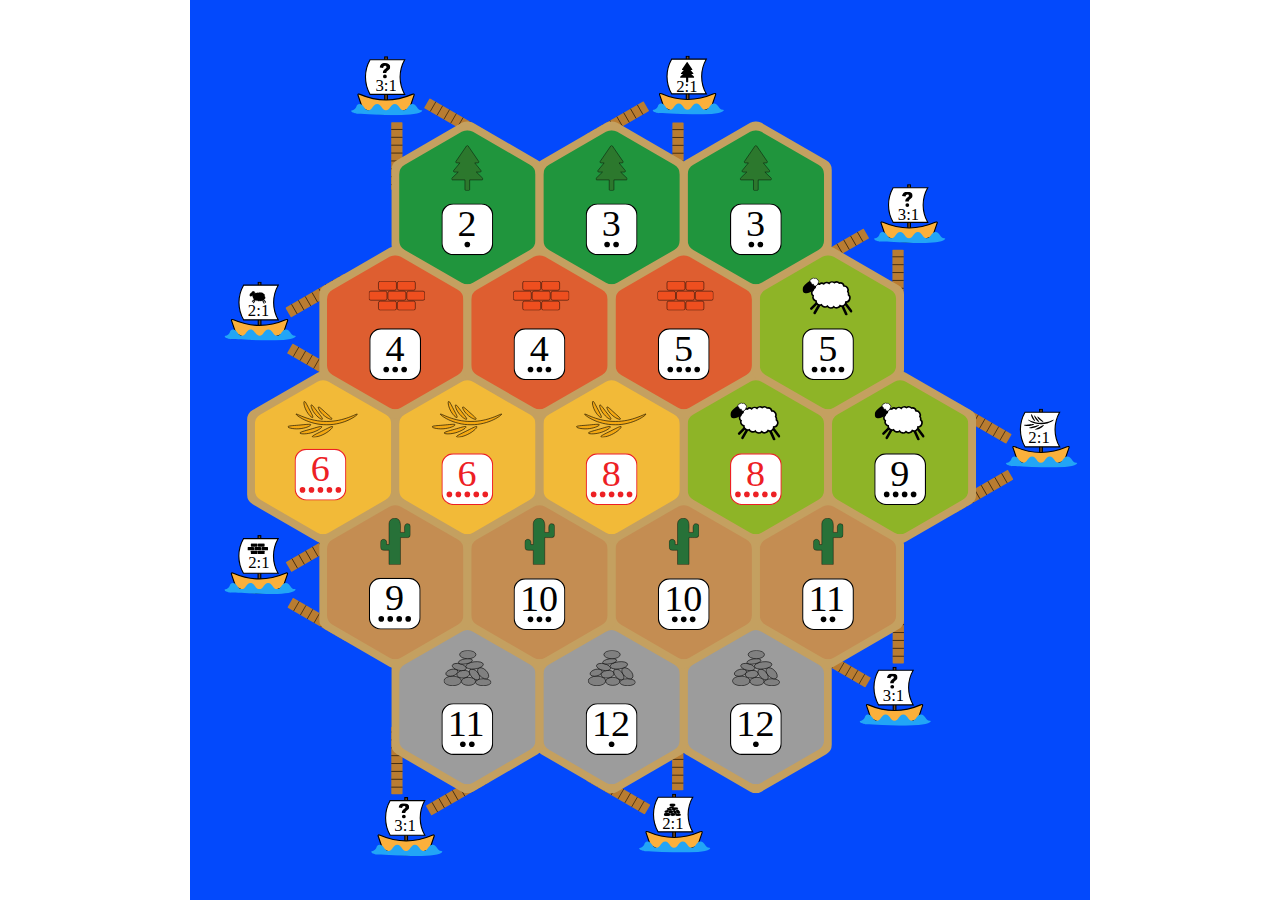
<file: client/svg_test.html>
<!DOCTYPE html>
<html lang="en" dir="ltr">

<head>
    <meta charset="utf-8">
    <title></title>
    <style>
        svg {
            display: block;
            margin-left: auto;
            margin-right: auto;
            width: 100vh;
            height: 100vh;
        }

        body {
            margin: 0;
        }
    </style>
</head>

<body>
    <div class="center">
        <svg xmlns="http://www.w3.org/2000/svg" xmlns:xlink="http://www.w3.org/1999/xlink" viewBox="0 0 800 800">
            <defs>
                <style>
                    .cls-1,
                    .cls-16,
                    .cls-23,
                    .cls-24,
                    .cls-9 {
                        fill: #fff;
                    }

                    .cls-1,
                    .cls-12,
                    .cls-14,
                    .cls-19,
                    .cls-21,
                    .cls-22,
                    .cls-23,
                    .cls-24,
                    .cls-26,
                    .cls-27,
                    .cls-29,
                    .cls-31,
                    .cls-5,
                    .cls-6,
                    .cls-7,
                    .cls-9 {
                        stroke: #000;
                        stroke-miterlimit: 10;
                    }

                    .cls-17,
                    .cls-2 {
                        font-size: 32px;
                    }

                    .cls-17,
                    .cls-2,
                    .cls-3 {
                        font-family: MyriadPro-Regular, Myriad Pro;
                    }

                    .cls-3 {
                        font-size: 14.91px;
                    }

                    .cls-4 {
                        fill: #c4a060;
                    }

                    .cls-24,
                    .cls-5 {
                        stroke-width: 3px;
                    }

                    .cls-6 {
                        fill: #754c24;
                    }

                    .cls-7 {
                        fill: #fbb03b;
                    }

                    .cls-10 {
                        fill: #22a5f6;
                    }

                    .cls-11 {
                        fill: #de5e30;
                    }

                    .cls-12 {
                        fill: #ee4f1f;
                    }

                    .cls-13 {
                        fill: #ff191c;
                        stroke: #000;
                        stroke-miterlimit: 10;
                    }

                    .cls-14 {
                        fill: #277138;
                    }

                    .cls-14,
                    .cls-26,
                    .cls-27 {
                        stroke-width: 2px;
                    }

                    .cls-15 {
                        fill: #c48d52;
                    }

                    .cls-16 {
                        stroke: #ed2024;
                        stroke-miterlimit: 10;
                    }

                    .cls-17,
                    .cls-18,
                    .cls-19 {
                        fill: #ed2024;
                    }

                    .cls-19,
                    .cls-21 {
                        stroke-width: 0.5px;
                    }

                    .cls-20 {
                        fill: #b97c31;
                    }

                    .cls-22 {
                        fill: #4d4d4d;
                    }

                    .cls-23 {
                        stroke-width: 7px;
                    }

                    .cls-25 {
                        fill: #8eb427;
                    }

                    .cls-26 {
                        fill: gray;
                    }

                    .cls-28 {
                        fill: #9c9c9c;
                    }

                    .cls-29 {
                        fill: #2c782d;
                    }

                    .cls-30 {
                        fill: #f2ba38;
                    }

                    .cls-31 {
                        fill: #f4a812;
                        stroke-width: 1.5px;
                    }

                    .cls-32 {
                        fill: #20953d;
                    }

                    .cls-33 {
                        fill: #0349fc;
                    }
                </style>
                <symbol id="portBridge" data-name="portBridge" viewBox="0 0 56.96 38.66">
                    <polygon class="cls-20" points="56.96 30 51.96 38.66 0 8.66 5 0 56.96 30" />
                    <line class="cls-21" x1="51.47" y1="26.82" x2="46.46" y2="35.49" />
                    <line class="cls-21" x1="45.41" y1="23.32" x2="40.4" y2="31.99" />
                    <line class="cls-21" x1="39.34" y1="19.82" x2="34.34" y2="28.49" />
                    <line class="cls-21" x1="33.28" y1="16.32" x2="28.27" y2="24.99" />
                    <line class="cls-21" x1="27.22" y1="12.82" x2="22.21" y2="21.49" />
                    <line class="cls-21" x1="21.16" y1="9.32" x2="16.15" y2="17.99" />
                    <line class="cls-21" x1="15.1" y1="5.82" x2="10.09" y2="14.49" />
                    <line class="cls-21" x1="9.03" y1="2.32" x2="4.02" y2="10.99" />
                </symbol>
                <symbol id="portPair3" data-name="portPair3" viewBox="0 0 58.44 100.32">
                    <g id="port">
                        <use width="56.96" height="38.66" transform="translate(-1.02 95.99) rotate(-60)" xlink:href="#portBridge" />
                        <use width="56.96" height="38.66" xlink:href="#portBridge" />
                    </g>
                </symbol>
                <symbol id="boat5" data-name="boat5" viewBox="0 0 63.53 52.37">
                    <g id="boat3">
                        <g id="boat">
                            <rect class="cls-6" x="29.98" y="0.5" width="2.35" height="43.92" />
                            <path class="cls-7" d="M9.8,45.12,6.23,34.63c-.34-1,.44-1.3,1.78-.72a58.1,58.1,0,0,0,46.3,0c1.34-.58,2.12-.3,1.78.71L52.52,45.09a4,4,0,0,1-1.93,2c0-.09-10.85,4.89-21.14,4.23C19.08,51.57,9.31,46.12,9.8,45.12Z" />
                            <path class="cls-9" d="M47.72,33.94H16.94a31,31,0,0,1,0-30.79H47.72A31.08,31.08,0,0,0,47.72,33.94Z" />
                        </g>
                        <path class="cls-10" d="M62.46,48c-3.92,0-3.92-5.53-7.85-5.53S50.69,48,46.77,48s-3.92-5.53-7.84-5.53S35,48,31.08,48s-3.92-5.53-7.84-5.53S19.32,48,15.4,48,11.48,42.5,7.56,42.5c-4.18.07-1,4.81-7.54,5.91-.38,1.51,5,2.75,5,2.75,2.75-.87,54.76,4.78,58.53-2.84"
                        />
                    </g>
                </symbol>
                <symbol id="wheat" data-name="wheat" viewBox="0 0 281.8 540.02">
                    <path d="M124.49,306c.46,79.77,20.73,136.45,35.57,174.63,15.57,38,25.71,57.56,22.41,59.31-2.58,1.59-18.6-14.6-38.88-51.75-19.57-37.32-43.4-95.61-45.1-182,.13-86.35,22.81-145,41.63-182.58,19.53-37.46,35.21-53.89,37.82-52.35,3.33,1.69-6.4,21.35-21.2,59.59C142.66,169.25,123.51,226.21,124.49,306Z"
                    />
                    <path d="M281.64,131.19c.82-7.89-34.66-4.7-67.86,12.32-33.39,15.42-64.48,44.66-59.27,52.08,2,9.53,33.76-12,65.84-27.81C252.18,150.34,284.35,138.51,281.64,131.19Z" />
                    <path d="M81.47.85c-10.63,3.08-19,58-12.56,103.76,4.74,46.77,24.28,84.44,30.11,75.8,7.76-4.75-1.5-48.33-4.32-94.44C90.12,40.76,92-7,81.47.85Z" />
                    <path d="M236.94,240.83c-2.23-7.31-33.75,7.84-58.33,35.25C153.32,302,135,340.22,142.55,345.24c5.3,8.1,27.13-23.38,51.11-49.39C216.88,268.42,242.25,246.46,236.94,240.83Z" />
                    <path d="M253.48,185.31c-.81-7.71-34.73,1.7-63.94,24.32-29.68,21.06-54.65,55.33-48.12,61.61,3.75,8.92,30.9-18,59.27-39.32C228.55,209.09,257.62,191.86,253.48,185.31Z" />
                    <path d="M2.69,194.12c-8.57,6.42,4.13,58.94,26.93,98.5,21.63,41,53.37,69,55.73,58.76,5.44-7.21-18.92-44.15-38.63-85C25.77,226.85,9.47,183.41,2.69,194.12Z" />
                    <path d="M31.83,96.24c-9.69,4.85-7,59.31,8.17,102.53,13.72,44.43,39.91,77.62,44.06,68.07,6.69-6.08-10.61-46.84-22.42-90.9C48.34,133,40.52,86.81,31.83,96.24Z" />
                </symbol>
                <symbol id="wheatPort" data-name="wheatPort" viewBox="0 0 26.42 29.26">
                    <use width="281.8" height="540.02" transform="translate(0 13.79) rotate(-90) scale(0.05)" xlink:href="#wheat" />
                    <text class="cls-3" transform="translate(3.92 25.53)">2:1</text>
                </symbol>
                <symbol id="tree" data-name="tree" viewBox="0 0 316.82 452.38">
                    <path d="M306.8,346.15H182.17v96.23a10,10,0,0,1-10,10H144.65a10,10,0,0,1-10-10V346.15H10A10,10,0,0,1,3.08,329L67,267.44H29.41a10,10,0,0,1-7.76-16.31l61.78-76.08H52.36a10,10,0,0,1-8.25-15.64l106-155.06a10,10,0,0,1,16.51,0l106,155.06a10,10,0,0,1-8.26,15.64H233.39l61.78,76.08a10,10,0,0,1-7.76,16.31h-37.6L313.73,329A10,10,0,0,1,306.8,346.15Z"
                    />
                </symbol>
                <symbol id="woodPort" data-name="woodPort" viewBox="0 0 18.38 30.18">
                    <text class="cls-3" transform="translate(0 26.46)">2:1</text>
                    <use width="316.82" height="452.38" transform="translate(3.46) scale(0.04)" xlink:href="#tree" />
                </symbol>
                <symbol id="brick" data-name="brick" viewBox="0 0 308.02 160">
                    <path d="M308,65V95a10,10,0,0,1-10,10H218.68a10,10,0,0,1-10-10V65a10,10,0,0,1,10-10H298A10,10,0,0,1,308,65Z" />
                    <rect x="156.51" y="110" width="99.34" height="50" rx="10" />
                    <rect x="52.17" y="110" width="99.34" height="50" rx="10" />
                    <rect x="156.51" width="99.34" height="50" rx="10" />
                    <rect y="55" width="99.34" height="50" rx="10" />
                    <rect x="52.17" width="99.34" height="50" rx="10" />
                    <rect x="104.34" y="55" width="99.34" height="50" rx="10" />
                </symbol>
                <symbol id="brickPort" data-name="brickPort" viewBox="0 0 19.19 25.63">
                    <text class="cls-3" transform="translate(0.81 21.9)">2:1</text>
                    <use width="308.02" height="160" transform="scale(0.06)" xlink:href="#brick" />
                </symbol>
                <symbol id="blackSheep" data-name="blackSheep" viewBox="0 0 213.85 162">
                    <g id="sheep2">
                        <path class="cls-5" d="M211.18,139.07,184.43,103.8v-.41c15.47.55,23-20.53,11-30a17,17,0,0,0-3-14.23c5-11-4.05-24.44-16.24-23.68a17.06,17.06,0,0,0-19.64-12.4c-5.21-5.28-14.81-6.2-21-1.9-6.56-4.6-16.84-3.17-21.9,2.88-6.52-5.18-17.39-4-22.66,2.29-5.13-4-13.54-3.42-18.09,1.12a13.39,13.39,0,0,0-6.54-.65,7.26,7.26,0,0,0,.41-4.61c4.73-3.55,2.86-11.89-2.94-13.07C63.3,4.06,57,1,52.61,3.85c-3.42-4-10.75-2.62-12.45,2.34-5.18-.53-8.15,4-7.87,8.25-43.85,20-40.92,72.84,9.18,43.42-3.32,6.18-1.8,15,4.36,18.85C42.35,86,48.49,96.86,58,98.87a15.86,15.86,0,0,0,.42,4.54c-13.25,15.27-31,24.94-24.35,32.05a5.47,5.47,0,0,0,7.71,0L64.49,112.7a18.09,18.09,0,0,0,1.93,1.3L47.31,147.1c-3.62,6.06,6,11.62,9.43,5.44l21-36.36a15.76,15.76,0,0,0,3.15-.88c4.26,9,17.62,12.08,25.41,5.59,5.24,9.18,19.93,10.59,26.81,2.48,7.58,7.93,22.53,5.28,27-4.63a15.31,15.31,0,0,0,3.86,1.35C169.8,132.9,181,157.33,181,157.33a5.45,5.45,0,1,0,9.9-4.54l-15.75-34.33a18.18,18.18,0,0,0,4.34-3.15l23,30.34C206.68,151.35,215.53,144.64,211.18,139.07Z"
                        />
                    </g>
                </symbol>
                <symbol id="sheepPort" data-name="sheepPort" viewBox="0 0 18.38 26.1">
                    <text class="cls-3" transform="translate(0 22.38)">2:1</text>
                    <use width="213.85" height="162.01" transform="translate(1.38) scale(0.07)" xlink:href="#blackSheep" />
                </symbol>
                <symbol id="simpleRockBlack" data-name="simpleRockBlack" viewBox="0 0 169.97 127.37">
                    <ellipse class="cls-27" cx="32.22" cy="109.37" rx="31.22" ry="17" />
                    <ellipse class="cls-27" cx="29.52" cy="79.81" rx="22.05" ry="11.82" transform="matrix(0.97, -0.25, 0.25, 0.97, -19.02, 9.92)" />
                    <ellipse class="cls-27" cx="88.52" cy="110.92" rx="25.27" ry="14.25" />
                    <ellipse class="cls-27" cx="70.02" cy="85.47" rx="23.1" ry="13.48" transform="translate(-10.34 9.64) rotate(-7.34)" />
                    <ellipse class="cls-27" cx="141.13" cy="113.97" rx="27.84" ry="12.4" />
                    <ellipse class="cls-27" cx="110.15" cy="86.37" rx="13.11" ry="23.21" transform="translate(-29.39 97.34) rotate(-42.6)" />
                    <ellipse class="cls-27" cx="140.51" cy="82.15" rx="14.25" ry="24.23" transform="translate(-16.93 123.42) rotate(-45)" />
                    <ellipse class="cls-27" cx="110.05" cy="54.05" rx="31.47" ry="12.73" transform="translate(-6 14.5) rotate(-7.34)" />
                    <ellipse class="cls-27" cx="55.77" cy="59.86" rx="11.8" ry="25.44" transform="translate(-15.06 100.81) rotate(-77.06)" />
                    <ellipse class="cls-27" cx="77.59" cy="39.84" rx="25.22" ry="9.03" transform="translate(-5.6 13.63) rotate(-9.69)" />
                    <ellipse class="cls-27" cx="86.01" cy="15.73" rx="28.91" ry="14.73" />
                </symbol>
                <symbol id="stonePort" data-name="stonePort" viewBox="0 0 18.38 26.61">
                    <text class="cls-3" transform="translate(0 22.88)">2:1</text>
                    <use width="169.97" height="127.37" transform="translate(1.38) scale(0.09)" xlink:href="#simpleRockBlack" />
                </symbol>
                <symbol id="huh" data-name="huh" viewBox="0 0 86.06 123.62">
                    <path d="M72,7.08C65.08,2.38,55.81,0,44.45,0,29.86,0,18.93,3.41,12,10.11,5.25,16.57,1.23,25.16,0,35.64l28.5,3.52c.82-5.91,2.46-10,5-12.63A14.19,14.19,0,0,1,44,22.34c3.89,0,6.88.95,8.88,2.83a10.3,10.3,0,0,1,3.06,7.9c0,3.43-2.3,7-7,10.81-8.08,6.69-13.32,11.41-15.58,14a26.56,26.56,0,0,0-5,8.45,36.59,36.59,0,0,0-1.7,12.21v1.67H54.44a21.37,21.37,0,0,1,2.27-9.46c1.52-2.8,5-6.31,10.63-10.77C75,54,80,48.91,82.47,44.83a24.33,24.33,0,0,0,3.59-12.49C86.06,21.74,81.46,13.47,72,7.08Z"
                    />
                    <path d="M43,93a15.34,15.34,0,1,0,15.34,15.33A15.34,15.34,0,0,0,43,93Z" />
                </symbol>
                <symbol id="anyPort" data-name="anyPort" viewBox="0 0 18.38 28.55">
                    <text class="cls-3" transform="translate(0 24.82)">3:1</text>
                    <use width="86.06" height="123.62" transform="translate(3.71) scale(0.11)" xlink:href="#huh" />
                </symbol>
                <symbol id="bgTile" data-name="bgTile" viewBox="0 0 135.1 152.91">
                    <path class="cls-4" d="M62.55,1.34,5,34.57a10,10,0,0,0-5,8.66v66.45a10,10,0,0,0,5,8.66l57.55,33.23a10,10,0,0,0,10,0l57.55-33.23a10,10,0,0,0,5-8.66V43.23a10,10,0,0,0-5-8.66L72.55,1.34A10,10,0,0,0,62.55,1.34Z" />
                </symbol>
                <symbol id="wheat_color" data-name="wheat_color" viewBox="0 0 87.7 168.66">
                    <path class="cls-31" d="M38.56,94.1c-.43,41.76,19.8,72.69,17.73,73.73-1.32,1.77-26-29-25.7-73.73C30.29,49.36,55,18.59,56.29,20.36,58.36,21.4,38.12,52.34,38.56,94.1Z" />
                    <path class="cls-31" d="M86.94,40.43c-.29-2-9.68-1.71-20.86,3.72S47,58.16,48,60.34s9.64-2.9,20.24-8.44S87.27,42.51,86.94,40.43Z" />
                    <path class="cls-31" d="M25.27.87c-2.67,1.43-6,16.45-3.81,31.78s7.67,24.73,9.48,23-.06-13.82-1.3-28.92S28-.62,25.27.87Z" />
                    <path class="cls-31" d="M73.2,74.3c-1-1.68-9.6,1.75-18.07,10.6S42.34,104.47,44,106.18s8-6.12,15.91-14.92S74.27,76.06,73.2,74.3Z" />
                    <path class="cls-31" d="M78.32,57.17c-.67-1.87-9.78,0-19.71,7.31s-16.06,17.06-14.77,19,8.94-4.59,18.3-11.88S79.05,59.11,78.32,57.17Z" />
                    <path class="cls-31" d="M1.39,59.71c-1.95,2.19.49,16.92,8,30.25s16,20.14,17,17.89-4.93-12.8-11.53-26.16S3.36,57.43,1.39,59.71Z" />
                    <path class="cls-31" d="M10.29,29.94C8,31.78,7.68,46.86,12.66,61.36S24.79,84.05,26.25,82s-2.6-13.46-6.68-27.88S12.65,28,10.29,29.94Z" />
                </symbol>
                <symbol id="wheatTile" data-name="wheatTile" viewBox="0 0 121.24 136.91">
                    <path class="cls-30" d="M55.62,1.34,5,30.57a10,10,0,0,0-5,8.66V97.68a10,10,0,0,0,5,8.66l50.62,29.23a10,10,0,0,0,10,0l50.62-29.23a10,10,0,0,0,5-8.66V39.23a10,10,0,0,0-5-8.66L65.62,1.34A10,10,0,0,0,55.62,1.34Z" />
                    <use width="87.7" height="168.66" transform="translate(29.08 50.9) rotate(-90) scale(0.37)" xlink:href="#wheat_color" />
                </symbol>
                <symbol id="sheep2-2" data-name="sheep2" viewBox="0 0 211.51 160.5">
                    <path d="M209.35,146.7a5.44,5.44,0,0,1-7.63-1L170,103.77a5.45,5.45,0,0,1,8.68-6.58l31.76,41.88A5.44,5.44,0,0,1,209.35,146.7Z" />
                    <path d="M187.44,160a5.45,5.45,0,0,1-7.22-2.68l-21.91-47.78a5.45,5.45,0,0,1,9.9-4.54l21.91,47.78A5.46,5.46,0,0,1,187.44,160Z" />
                    <path d="M33.25,135.46a5.44,5.44,0,0,1,0-7.7L70.42,90.59a5.44,5.44,0,1,1,7.7,7.7L41,135.46A5.46,5.46,0,0,1,33.25,135.46Z" />
                    <path d="M48.52,154.54a5.46,5.46,0,0,1-2-7.44l26.28-45.53A5.45,5.45,0,0,1,82.25,107L56,152.54A5.45,5.45,0,0,1,48.52,154.54Z" />
                    <path d="M62.66,15.4C79.56,37.35,19.54,82.86,3,60.66-13.93,38.71,46.09-6.8,62.66,15.4Z" />
                    <path class="cls-23" d="M194.71,73.43a17,17,0,0,0-3.06-14.23c5-11-4.05-24.44-16.23-23.68a17.07,17.07,0,0,0-19.65-12.4c-5.21-5.28-14.81-6.2-21-1.9-6.56-4.6-16.85-3.17-21.91,2.88-6.52-5.18-17.38-4-22.66,2.29-5.13-4-13.53-3.42-18.09,1.12-9.27-3.37-19.66,4.37-18.93,14.27a17.05,17.05,0,0,0-8.82,11.81c-7.56,5.3-7.18,18.25.64,23.12C41.57,86,47.71,96.86,57.18,98.87c-.64,11.82,12,20.77,22.92,16.43,4.27,9,17.62,12.08,25.41,5.59,5.24,9.18,19.93,10.59,26.81,2.48,7.58,7.93,22.53,5.28,27-4.63,10.85,5.52,24.67-3.09,24.36-15.35C199.13,103.94,206.62,82.86,194.71,73.43Z"
                    />
                    <path class="cls-24" d="M68.77,16.45a7.51,7.51,0,0,0-5.68-7.27C62.52,4.06,56.2,1,51.83,3.85c-3.42-4-10.74-2.62-12.45,2.34-8.46-.87-11.06,11.87-3.13,14.5a7.52,7.52,0,0,0,10,7.51c-.79,8.51,12,11,14.54,2.94A7.52,7.52,0,0,0,66,22.25,7.5,7.5,0,0,0,68.77,16.45Z"
                    />
                </symbol>
                <symbol id="sheepTile" data-name="sheepTile" viewBox="0 0 121.24 136.91">
                    <path class="cls-25" d="M55.62,1.34,5,30.57a10,10,0,0,0-5,8.66V97.68a10,10,0,0,0,5,8.66l50.62,29.23a10,10,0,0,0,10,0l50.62-29.23a10,10,0,0,0,5-8.66V39.23a10,10,0,0,0-5-8.66L65.62,1.34A10,10,0,0,0,55.62,1.34Z" />
                    <use width="211.51" height="160.51" transform="translate(37.96 19.84) scale(0.21)" xlink:href="#sheep2-2" />
                </symbol>
                <symbol id="brick_color" data-name="brick_color" viewBox="0 0 116.32 60.91">
                    <rect class="cls-12" x="78.63" y="21.09" width="37.19" height="18.72" rx="3.74" />
                    <rect class="cls-12" x="59.1" y="41.68" width="37.19" height="18.72" rx="3.74" />
                    <rect class="cls-12" x="20.03" y="41.68" width="37.19" height="18.72" rx="3.74" />
                    <rect class="cls-12" x="59.1" y="0.5" width="37.19" height="18.72" rx="3.74" />
                    <rect class="cls-12" x="0.5" y="21.09" width="37.19" height="18.72" rx="3.74" />
                    <rect class="cls-12" x="20.03" y="0.5" width="37.19" height="18.72" rx="3.74" />
                    <rect class="cls-12" x="39.57" y="21.09" width="37.19" height="18.72" rx="3.74" />
                </symbol>
                <symbol id="brickTile" data-name="brickTile" viewBox="0 0 121.24 136.91">
                    <path class="cls-11" d="M55.62,1.34,5,30.57a10,10,0,0,0-5,8.66V97.68a10,10,0,0,0,5,8.66l50.62,29.23a10,10,0,0,0,10,0l50.62-29.23a10,10,0,0,0,5-8.66V39.23a10,10,0,0,0-5-8.66L65.62,1.34A10,10,0,0,0,55.62,1.34Z" />
                    <use width="116.32" height="60.9" transform="translate(37.13 22.83) scale(0.43)" xlink:href="#brick_color" />
                </symbol>
                <symbol id="colorCactus" data-name="colorCactus" viewBox="0 0 149.31 231.01">
                    <path class="cls-14" d="M134.31,28.28c-21-.37-12.9,30.75-14.36,43.21H99.57C98.22,47,108.89,1.33,70.86,1a28,28,0,0,0-28,28V131.35H31.34V120.42c-.08-19.64-30-19.65-30.12,0-1.14,43.07.8,39.43,41.64,39.29V230H99.57V97c9,0,25.9,0,34.74,0a14,14,0,0,0,14-14V42.28A14,14,0,0,0,134.31,28.28Z"
                    />
                </symbol>
                <symbol id="desertTile" data-name="desertTile" viewBox="0 0 121.24 136.91">
                    <path class="cls-15" d="M55.62,1.34,5,30.57a10,10,0,0,0-5,8.66V97.68a10,10,0,0,0,5,8.66l50.62,29.23a10,10,0,0,0,10,0l50.62-29.23a10,10,0,0,0,5-8.66V39.23a10,10,0,0,0-5-8.66L65.62,1.34A10,10,0,0,0,55.62,1.34Z" />
                    <use width="149.31" height="231.01" transform="translate(47.39 11.35) scale(0.18)" xlink:href="#colorCactus" />
                </symbol>
                <symbol id="tree_color" data-name="tree_color" viewBox="0 0 72.71 103.39">
                    <path class="cls-29" d="M69.94,78.85H41.73v21.78a2.26,2.26,0,0,1-2.26,2.26H33.24A2.26,2.26,0,0,1,31,100.63V78.85H2.77A2.26,2.26,0,0,1,1.2,75L15.67,61H7.16A2.26,2.26,0,0,1,5.4,57.34l14-17.22h-7a2.27,2.27,0,0,1-1.87-3.54l24-35.1a2.26,2.26,0,0,1,3.73,0l24,35.1a2.26,2.26,0,0,1-1.87,3.54h-7l14,17.22A2.26,2.26,0,0,1,65.55,61H57L71.51,75A2.26,2.26,0,0,1,69.94,78.85Z"
                    />
                </symbol>
                <symbol id="woodTile" data-name="woodTile" viewBox="0 0 121.24 136.91">
                    <path class="cls-32" d="M55.62,1.34,5,30.57a10,10,0,0,0-5,8.66V97.68a10,10,0,0,0,5,8.66l50.62,29.23a10,10,0,0,0,10,0l50.62-29.23a10,10,0,0,0,5-8.66V39.23a10,10,0,0,0-5-8.66L65.62,1.34A10,10,0,0,0,55.62,1.34Z" />
                    <use width="72.71" height="103.39" transform="translate(46.42 13.3) scale(0.39)" xlink:href="#tree_color" />
                </symbol>
                <symbol id="simpleRock" data-name="simpleRock" viewBox="0 0 169.97 127.37">
                    <ellipse class="cls-26" cx="32.22" cy="109.37" rx="31.22" ry="17" />
                    <ellipse class="cls-26" cx="29.52" cy="79.81" rx="22.05" ry="11.82" transform="matrix(0.97, -0.25, 0.25, 0.97, -19.02, 9.92)" />
                    <ellipse class="cls-26" cx="88.52" cy="110.92" rx="25.27" ry="14.25" />
                    <ellipse class="cls-26" cx="70.02" cy="85.47" rx="23.1" ry="13.48" transform="translate(-10.34 9.64) rotate(-7.34)" />
                    <ellipse class="cls-26" cx="141.13" cy="113.97" rx="27.84" ry="12.4" />
                    <ellipse class="cls-26" cx="110.15" cy="86.37" rx="13.11" ry="23.21" transform="translate(-29.39 97.34) rotate(-42.6)" />
                    <ellipse class="cls-26" cx="140.51" cy="82.15" rx="14.25" ry="24.23" transform="translate(-16.93 123.42) rotate(-45)" />
                    <ellipse class="cls-26" cx="110.05" cy="54.05" rx="31.47" ry="12.73" transform="translate(-6 14.5) rotate(-7.34)" />
                    <ellipse class="cls-26" cx="55.77" cy="59.86" rx="11.8" ry="25.44" transform="translate(-15.06 100.81) rotate(-77.06)" />
                    <ellipse class="cls-26" cx="77.59" cy="39.84" rx="25.22" ry="9.03" transform="translate(-5.6 13.63) rotate(-9.69)" />
                    <ellipse class="cls-26" cx="86.01" cy="15.73" rx="28.91" ry="14.73" />
                </symbol>
                <symbol id="stoneTile" data-name="stoneTile" viewBox="0 0 121.24 136.91">
                    <path class="cls-28" d="M55.62,1.34,5,30.57a10,10,0,0,0-5,8.66V97.68a10,10,0,0,0,5,8.66l50.62,29.23a10,10,0,0,0,10,0l50.62-29.23a10,10,0,0,0,5-8.66V39.23a10,10,0,0,0-5-8.66L65.62,1.34A10,10,0,0,0,55.62,1.34Z" />
                    <use width="169.97" height="127.37" transform="translate(39.52 17.82) scale(0.25)" xlink:href="#simpleRock" />
                </symbol>
                <symbol id="num3" data-name="num3" viewBox="0 0 46 46">
                    <rect class="cls-1" x="0.5" y="0.5" width="45" height="45" rx="10" />
                    <text class="cls-2" transform="translate(14.3 28.89) scale(1.06 1)">3</text>
                    <circle cx="26.99" cy="36.53" r="2.5" />
                    <circle cx="19.01" cy="36.53" r="2.5" />
                </symbol>
                <symbol id="num2" data-name="num2" viewBox="0 0 46 46">
                    <rect class="cls-1" x="0.5" y="0.5" width="45" height="45" rx="10" />
                    <text class="cls-2" transform="translate(14.3 28.89) scale(1.06 1)">2</text>
                    <circle cx="23" cy="36.53" r="2.5" />
                </symbol>
                <symbol id="num4" data-name="num4" viewBox="0 0 46 46">
                    <rect class="cls-1" x="0.5" y="0.5" width="45" height="45" rx="10" />
                    <text class="cls-2" transform="translate(14.3 28.89) scale(1.06 1)">4</text>
                    <circle cx="23" cy="36.53" r="2.5" />
                    <circle cx="15.03" cy="36.53" r="2.5" />
                    <circle cx="30.97" cy="36.53" r="2.5" />
                </symbol>
                <symbol id="num5" data-name="num5" viewBox="0 0 46 46">
                    <rect class="cls-1" x="0.5" y="0.5" width="45" height="45" rx="10" />
                    <text class="cls-2" transform="translate(14.3 28.89) scale(1.06 1)">5</text>
                    <circle cx="19.01" cy="36.53" r="2.5" />
                    <circle cx="11.04" cy="36.53" r="2.5" />
                    <circle cx="34.96" cy="36.53" r="2.5" />
                    <circle cx="26.99" cy="36.53" r="2.5" />
                </symbol>
                <symbol id="num6" data-name="num6" viewBox="0 0 46 46">
                    <rect class="cls-16" x="0.5" y="0.5" width="45" height="45" rx="10" />
                    <text class="cls-17" transform="translate(14.3 28.89) scale(1.06 1)">6</text>
                    <circle class="cls-18" cx="15.03" cy="36.53" r="2.5" />
                    <circle class="cls-18" cx="7.05" cy="36.53" r="2.5" />
                    <circle class="cls-18" cx="23" cy="36.53" r="2.5" />
                    <circle class="cls-18" cx="38.95" cy="36.53" r="2.5" />
                    <circle class="cls-18" cx="30.97" cy="36.53" r="2.5" />
                </symbol>
                <symbol id="num9" data-name="num9" viewBox="0 0 46 46">
                    <rect class="cls-1" x="0.5" y="0.5" width="45" height="45" rx="10" />
                    <text class="cls-2" transform="translate(14.3 28.89) scale(1.06 1)">9</text>
                    <circle cx="19.01" cy="36.53" r="2.5" />
                    <circle cx="11.04" cy="36.53" r="2.5" />
                    <circle cx="34.96" cy="36.53" r="2.5" />
                    <circle cx="26.99" cy="36.53" r="2.5" />
                </symbol>
                <symbol id="num10" data-name="num10" viewBox="0 0 46 46">
                    <rect class="cls-1" x="0.5" y="0.5" width="45" height="45" rx="10" />
                    <text class="cls-2" transform="translate(5.61 28.89) scale(1.06 1)">10</text>
                    <circle cx="23" cy="36.53" r="2.5" />
                    <circle cx="15.03" cy="36.53" r="2.5" />
                    <circle cx="30.97" cy="36.53" r="2.5" />
                </symbol>
                <symbol id="num11" data-name="num11" viewBox="0 0 46 46">
                    <rect class="cls-1" x="0.5" y="0.5" width="45" height="45" rx="10" />
                    <text class="cls-2" transform="translate(5.61 28.89) scale(1.06 1)">11</text>
                    <circle cx="26.99" cy="36.53" r="2.5" />
                    <circle cx="19.01" cy="36.53" r="2.5" />
                </symbol>
                <symbol id="num12" data-name="num12" viewBox="0 0 46 46">
                    <rect class="cls-1" x="0.5" y="0.5" width="45" height="45" rx="10" />
                    <text class="cls-2" transform="translate(5.61 28.89) scale(1.06 1)">12</text>
                    <circle cx="23" cy="36.53" r="2.5" />
                </symbol>
                <symbol id="num8" data-name="num8" viewBox="0 0 46 46">
                    <rect class="cls-16" x="0.5" y="0.5" width="45" height="45" rx="10" />
                    <text class="cls-17" transform="translate(14.3 28.89) scale(1.06 1)">8</text>
                    <circle class="cls-18" cx="15.03" cy="36.53" r="2.5" />
                    <circle class="cls-18" cx="7.05" cy="36.53" r="2.5" />
                    <circle class="cls-18" cx="23" cy="36.53" r="2.5" />
                    <circle class="cls-18" cx="38.95" cy="36.53" r="2.5" />
                    <circle class="cls-18" cx="30.97" cy="36.53" r="2.5" />
                </symbol>
                <symbol id="path" data-name="path" viewBox="0 0 10.5 74.62">
                    <polygon class="cls-19" points="10.25 3.18 10.25 71.44 5.25 74.33 0.25 71.44 0.25 3.18 5.25 0.29 10.25 3.18" />
                </symbol>
                <symbol id="settle" data-name="settle" viewBox="0 0 26 27.38">
                    <path class="cls-13" d="M13.74.78a1.13,1.13,0,0,0-1.48,0l-11,10A2.57,2.57,0,0,0,.5,12.42V25.88a1,1,0,0,0,1,1h23a1,1,0,0,0,1-1V12.42a2.57,2.57,0,0,0-.74-1.67Z" />
                </symbol>
                <symbol id="city-2" data-name="city" viewBox="0 0 35.52 35.84">
                    <path class="cls-13" d="M.52,18a7.6,7.6,0,0,0,0-1V10.26a2.7,2.7,0,0,1,.72-1.7L9.33.79a1,1,0,0,1,1.44,0l8.06,7.77a2.75,2.75,0,0,1,.72,1.7V17a1,1,0,0,0,1,1H34a1,1,0,0,1,1,1V34.34a1,1,0,0,1-1,1H1.5a1,1,0,0,1-1-1V19C.5,18.43.51,18,.52,18Z"
                    />
                </symbol>
                <symbol id="robber" data-name="robber" viewBox="0 0 25.19 54.45">
                    <path class="cls-22" d="M21.17,46.37c5.14-7.59,4.61-23.84-1.35-30.42C26.74-4.66-1.56-4.64,5.37,16-.59,22.53-1.12,38.78,4,46.37-.46,47,.09,54.06,4.66,54H20.52C25.09,54.06,25.66,47,21.17,46.37Z" />
                </symbol>
            </defs>
            <g id="bg">
                <rect class="cls-33" width="800" height="800" />
            </g>
            <g id="ports">
                <use width="58.44" height="100.32" transform="translate(673.48 355.89)" xlink:href="#portPair3" />
                <use width="58.44" height="100.32" transform="translate(544.25 237.37) rotate(-60)" xlink:href="#portPair3" />
                <use width="58.44" height="100.32" transform="translate(348.65 124.31) rotate(-60)" xlink:href="#portPair3" />
                <use width="58.44" height="100.32" transform="translate(181.37 173.04) rotate(-120)" xlink:href="#portPair3" />
                <use width="58.44" height="100.32" transform="translate(143.2 343.94) rotate(180)" xlink:href="#portPair3" />
                <use width="58.44" height="100.32" transform="translate(143.54 570.01) rotate(180)" xlink:href="#portPair3" />
                <use width="58.44" height="100.32" transform="translate(269.05 690.59) rotate(120)" xlink:href="#portPair3" />
                <use width="58.44" height="100.32" transform="matrix(0.5, 0.87, -0.87, 0.5, 436.16, 637.91)" xlink:href="#portPair3" />
                <use width="58.44" height="100.32" transform="matrix(0.5, 0.87, -0.87, 0.5, 632.19, 525.15)" xlink:href="#portPair3" />
                <use width="63.53" height="52.37" transform="translate(608.05 163.7)" xlink:href="#boat5" />
                <use width="63.53" height="52.37" transform="translate(725.29 363.24)" xlink:href="#boat5" />
                <use width="63.53" height="52.37" transform="translate(411.17 49.46)" xlink:href="#boat5" />
                <use width="63.53" height="52.37" transform="translate(143.12 49.99)" xlink:href="#boat5" />
                <use width="63.53" height="52.37" transform="translate(30.69 250.34)" xlink:href="#boat5" />
                <use width="63.53" height="52.37" transform="translate(30.57 475.66)" xlink:href="#boat5" />
                <use width="63.53" height="52.37" transform="translate(161 708.48)" xlink:href="#boat5" />
                <use width="63.53" height="52.37" transform="translate(399.14 705.5)" xlink:href="#boat5" />
                <use width="63.53" height="52.37" transform="translate(595.12 592.65)" xlink:href="#boat5" />
                <use width="26.42" height="29.26" transform="translate(741.28 368.26)" xlink:href="#wheatPort" />
                <use width="18.38" height="30.19" transform="translate(432.12 55.15)" xlink:href="#woodPort" />
                <use width="19.19" height="25.63" transform="translate(50.96 482.89)" xlink:href="#brickPort" />
                <use width="18.38" height="26.1" transform="translate(51.43 258.69)" xlink:href="#sheepPort" />
                <use width="18.38" height="26.61" transform="translate(419.75 714.05)" xlink:href="#stonePort" />
                <use width="18.38" height="28.55" transform="translate(629.18 170.34)" xlink:href="#anyPort" />
                <use width="18.38" height="28.55" transform="translate(615.78 598.58)" xlink:href="#anyPort" />
                <use width="18.38" height="28.55" transform="translate(181.65 713.9)" xlink:href="#anyPort" />
                <use width="18.38" height="28.55" transform="translate(164.83 56.07)" xlink:href="#anyPort" />
            </g>
            <g id="bgTiles">
                <use width="135.1" height="152.91" transform="translate(435.45 552.11)" xlink:href="#bgTile" />
                <use width="135.1" height="152.91" transform="translate(307.2 552.11)" xlink:href="#bgTile" />
                <use width="135.1" height="152.91" transform="translate(178.96 552.11)" xlink:href="#bgTile" />
                <use width="135.1" height="152.91" transform="translate(499.57 441.04)" xlink:href="#bgTile" />
                <use width="135.1" height="152.91" transform="translate(371.32 441.04)" xlink:href="#bgTile" />
                <use width="135.1" height="152.91" transform="translate(243.08 441.04)" xlink:href="#bgTile" />
                <use width="135.1" height="152.91" transform="translate(114.84 441.04)" xlink:href="#bgTile" />
                <use width="135.1" height="152.91" transform="translate(50.72 329.98)" xlink:href="#bgTile" />
                <use width="135.1" height="152.91" transform="translate(178.96 329.98)" xlink:href="#bgTile" />
                <use width="135.1" height="152.91" transform="translate(307.2 329.98)" xlink:href="#bgTile" />
                <use width="135.1" height="152.91" transform="translate(435.45 329.98)" xlink:href="#bgTile" />
                <use width="135.1" height="152.91" transform="translate(563.69 329.98)" xlink:href="#bgTile" />
                <use width="135.1" height="152.91" transform="translate(114.84 218.92)" xlink:href="#bgTile" />
                <use width="135.1" height="152.91" transform="translate(243.08 218.92)" xlink:href="#bgTile" />
                <use width="135.1" height="152.91" transform="translate(371.32 218.92)" xlink:href="#bgTile" />
                <use width="135.1" height="152.91" transform="translate(499.57 218.92)" xlink:href="#bgTile" />
                <use width="135.1" height="152.91" transform="translate(435.45 107.86)" xlink:href="#bgTile" />
                <use width="135.1" height="152.91" transform="translate(307.2 107.86)" xlink:href="#bgTile" />
                <use width="135.1" height="152.91" transform="translate(178.96 107.86)" xlink:href="#bgTile" />
            </g>
            <g id="tiles">
                <use id="tile0.0" width="121.24" height="136.91" transform="translate(185.89 115.86)" xlink:href="#woodTile" />
                <use id="tile0.1" width="121.24" height="136.91" transform="translate(314.13 115.86)" xlink:href="#woodTile" />
                <use id="tile0.2" width="121.24" height="136.91" transform="translate(442.37 115.86)" xlink:href="#woodTile" />
                <use id="tile1.0" width="121.24" height="136.91" transform="translate(121.77 226.92)" xlink:href="#brickTile" />
                <use id="tile1.1" width="121.24" height="136.91" transform="translate(250.01 226.92)" xlink:href="#brickTile" />
                <use id="tile1.2" width="121.24" height="136.91" transform="translate(378.25 226.92)" xlink:href="#brickTile" />
                <use id="tile1.3" width="121.24" height="136.91" transform="translate(506.5 226.92)" xlink:href="#sheepTile" />
                <use id="tile2.0" width="121.24" height="136.91" transform="translate(57.64 337.98)" xlink:href="#wheatTile" />
                <use id="tile2.1" width="121.24" height="136.91" transform="translate(185.89 337.98)" xlink:href="#wheatTile" />
                <use id="tile2.2" width="121.24" height="136.91" transform="translate(314.13 337.98)" xlink:href="#wheatTile" />
                <use id="tile2.3" width="121.24" height="136.91" transform="translate(442.37 337.98)" xlink:href="#sheepTile" />
                <use id="tile2.4" width="121.24" height="136.91" transform="translate(570.62 337.98)" xlink:href="#sheepTile" />
                <use id="tile3.0" width="121.24" height="136.91" transform="translate(121.77 449.04)" xlink:href="#desertTile" />
                <use id="tile3.1" width="121.24" height="136.91" transform="translate(250.01 449.04)" xlink:href="#desertTile" />
                <use id="tile3.2" width="121.24" height="136.91" transform="translate(378.25 449.04)" xlink:href="#desertTile" />
                <use id="tile3.3" width="121.24" height="136.91" transform="translate(506.5 449.04)" xlink:href="#desertTile" />
                <use id="tile4.0" width="121.24" height="136.91" transform="translate(185.89 560.11)" xlink:href="#stoneTile" />
                <use id="tile4.1" width="121.24" height="136.91" transform="translate(314.13 560.11)" xlink:href="#stoneTile" />
                <use id="tile4.2" width="121.24" height="136.91" transform="translate(442.37 560.11)" xlink:href="#stoneTile" />
            </g>
            <g id="numbers">
                <use id="num0.0" width="46" height="46" transform="translate(223.51 180.81)" xlink:href="#num2" />
                <use id="num0.1" width="46" height="46" transform="translate(351.75 180.81)" xlink:href="#num3" />
                <use id="num0.2" width="46" height="46" transform="translate(480 180.81)" xlink:href="#num3" />
                <use id="num1.0" width="46" height="46" transform="translate(159.39 291.87)" xlink:href="#num4" />
                <use id="num1.1" width="46" height="46" transform="translate(287.63 291.87)" xlink:href="#num4" />
                <use id="num1.2" width="46" height="46" transform="translate(415.87 291.87)" xlink:href="#num5" />
                <use id="num1.3" width="46" height="46" transform="translate(544.12 291.87)" xlink:href="#num5" />
                <use id="num2.0" width="46" height="46" transform="translate(92.96 398.94)" xlink:href="#num6" />
                <use id="num2.1" width="46" height="46" transform="translate(223.51 402.94)" xlink:href="#num6" />
                <use id="num2.2" width="46" height="46" transform="translate(351.75 402.94)" xlink:href="#num8" />
                <use id="num2.3" width="46" height="46" transform="translate(480 402.94)" xlink:href="#num8" />
                <use id="num2.4" width="46" height="46" transform="translate(608.24 402.94)" xlink:href="#num9" />
                <use id="num3.0" width="46" height="46" transform="translate(158.99 513.6)" xlink:href="#num9" />
                <use id="num3.1" width="46" height="46" transform="translate(287.63 514)" xlink:href="#num10" />
                <use id="num3.2" width="46" height="46" transform="translate(415.87 514)" xlink:href="#num10" />
                <use id="num3.3" width="46" height="46" transform="translate(544.12 514)" xlink:href="#num11" />
                <use id="num4.0" width="46" height="46" transform="translate(223.51 625.06)" xlink:href="#num11" />
                <use id="num4.1" width="46" height="46" transform="translate(351.75 625.06)" xlink:href="#num12" />
                <use id="num4.2" width="46" height="46" transform="translate(480 625.06)" xlink:href="#num12" />
            </g>
            <g id="paths" style="display:none;">
                <use width="10.5" height="74.62" transform="translate(433.62 369.13)" xlink:href="#path" />
                <use width="10.5" height="74.62" transform="translate(371.88 336.8) rotate(-60)" xlink:href="#path" />
                <use width="10.5" height="74.62" transform="translate(500.62 327.7) rotate(60)" xlink:href="#path" />
                <use width="10.5" height="74.62" transform="translate(561.87 369.13)" xlink:href="#path" />
                <use width="10.5" height="74.62" transform="translate(500.12 336.8) rotate(-60)" xlink:href="#path" />
                <use width="10.5" height="74.62" transform="translate(628.86 327.7) rotate(60)" xlink:href="#path" />
                <use width="10.5" height="74.62" transform="translate(177.14 369.13)" xlink:href="#path" />
                <use width="10.5" height="74.62" transform="translate(115.39 336.8) rotate(-60)" xlink:href="#path" />
                <use width="10.5" height="74.62" transform="translate(244.13 327.7) rotate(60)" xlink:href="#path" />
                <use width="10.5" height="74.62" transform="translate(305.38 369.13)" xlink:href="#path" />
                <use width="10.5" height="74.62" transform="translate(243.63 336.8) rotate(-60)" xlink:href="#path" />
                <use width="10.5" height="74.62" transform="translate(372.38 327.7) rotate(60)" xlink:href="#path" />
                <use width="10.5" height="74.62" transform="translate(241.26 480.19)" xlink:href="#path" />
                <use width="10.5" height="74.62" transform="translate(179.51 447.86) rotate(-60)" xlink:href="#path" />
                <use width="10.5" height="74.62" transform="translate(308.25 438.76) rotate(60)" xlink:href="#path" />
                <use width="10.5" height="74.62" transform="translate(369.5 480.19)" xlink:href="#path" />
                <use width="10.5" height="74.62" transform="translate(307.75 447.86) rotate(-60)" xlink:href="#path" />
                <use width="10.5" height="74.62" transform="translate(436.5 438.76) rotate(60)" xlink:href="#path" />
                <use width="10.5" height="74.62" transform="translate(497.74 480.19)" xlink:href="#path" />
                <use width="10.5" height="74.62" transform="translate(436 447.86) rotate(-60)" xlink:href="#path" />
                <use width="10.5" height="74.62" transform="translate(564.74 438.77) rotate(60)" xlink:href="#path" />
                <use width="10.5" height="74.62" transform="translate(625.99 480.19)" xlink:href="#path" />
                <use width="10.5" height="74.62" transform="translate(564.24 447.86) rotate(-60)" xlink:href="#path" />
                <use width="10.5" height="74.62" transform="translate(692.99 438.77) rotate(60)" xlink:href="#path" />
                <use width="10.5" height="74.62" transform="translate(241.25 258.07)" xlink:href="#path" />
                <use width="10.5" height="74.62" transform="translate(179.51 225.74) rotate(-60)" xlink:href="#path" />
                <use width="10.5" height="74.62" transform="translate(308.25 216.64) rotate(60)" xlink:href="#path" />
                <use width="10.5" height="74.62" transform="translate(369.5 258.07)" xlink:href="#path" />
                <use width="10.5" height="74.62" transform="translate(307.75 225.74) rotate(-60)" xlink:href="#path" />
                <use width="10.5" height="74.62" transform="translate(436.5 216.64) rotate(60)" xlink:href="#path" />
                <use width="10.5" height="74.62" transform="translate(305.38 147)" xlink:href="#path" />
                <use width="10.5" height="74.62" transform="translate(243.64 114.67) rotate(-60)" xlink:href="#path" />
                <use width="10.5" height="74.62" transform="translate(372.38 105.58) rotate(60)" xlink:href="#path" />
                <use width="10.5" height="74.62" transform="translate(433.62 147)" xlink:href="#path" />
                <use width="10.5" height="74.62" transform="translate(371.88 114.67) rotate(-60)" xlink:href="#path" />
                <use width="10.5" height="74.62" transform="translate(500.62 105.58) rotate(60)" xlink:href="#path" />
                <use width="10.5" height="74.62" transform="translate(305.37 591.25)" xlink:href="#path" />
                <use width="10.5" height="74.62" transform="translate(243.63 558.92) rotate(-60)" xlink:href="#path" />
                <use width="10.5" height="74.62" transform="translate(372.37 549.83) rotate(60)" xlink:href="#path" />
                <use width="10.5" height="74.62" transform="translate(433.62 591.25)" xlink:href="#path" />
                <use width="10.5" height="74.62" transform="translate(371.87 558.92) rotate(-60)" xlink:href="#path" />
                <use width="10.5" height="74.62" transform="translate(500.62 549.83) rotate(60)" xlink:href="#path" />
                <use width="10.5" height="74.62" transform="translate(177.14 147)" xlink:href="#path" />
                <use width="10.5" height="74.62" transform="translate(244.13 105.58) rotate(60)" xlink:href="#path" />
                <use width="10.5" height="74.62" transform="translate(113.01 258.07)" xlink:href="#path" />
                <use width="10.5" height="74.62" transform="translate(180.01 216.64) rotate(60)" xlink:href="#path" />
                <use width="10.5" height="74.62" transform="translate(48.89 369.13)" xlink:href="#path" />
                <use width="10.5" height="74.62" transform="translate(115.89 327.7) rotate(60)" xlink:href="#path" />
                <use width="10.5" height="74.62" transform="translate(561.87 147)" xlink:href="#path" />
                <use width="10.5" height="74.62" transform="translate(500.12 114.67) rotate(-60)" xlink:href="#path" />
                <use width="10.5" height="74.62" transform="translate(625.99 258.06)" xlink:href="#path" />
                <use width="10.5" height="74.62" transform="translate(564.24 225.73) rotate(-60)" xlink:href="#path" />
                <use width="10.5" height="74.62" transform="translate(690.11 369.13)" xlink:href="#path" />
                <use width="10.5" height="74.62" transform="translate(628.37 336.8) rotate(-60)" xlink:href="#path" />
                <use width="10.5" height="74.62" transform="translate(113.02 480.19)" xlink:href="#path" />
                <use width="10.5" height="74.62" transform="translate(115.39 558.92) rotate(-60)" xlink:href="#path" />
                <use width="10.5" height="74.62" transform="translate(177.14 591.25)" xlink:href="#path" />
                <use width="10.5" height="74.62" transform="translate(179.51 669.99) rotate(-60)" xlink:href="#path" />
                <use width="10.5" height="74.62" transform="translate(561.87 591.25)" xlink:href="#path" />
                <use width="10.5" height="74.62" transform="translate(564.74 660.89) rotate(60)" xlink:href="#path" />
                <use width="10.5" height="74.62" transform="translate(307.76 669.99) rotate(-60)" xlink:href="#path" />
                <use width="10.5" height="74.62" transform="translate(436.5 660.89) rotate(60)" xlink:href="#path" />
                <use width="10.5" height="74.62" transform="translate(436 669.99) rotate(-60)" xlink:href="#path" />
                <use width="10.5" height="74.62" transform="translate(308.26 660.89) rotate(60)" xlink:href="#path" />
                <use width="10.5" height="74.62" transform="translate(500.12 558.92) rotate(-60)" xlink:href="#path" />
                <use width="10.5" height="74.62" transform="translate(628.86 549.83) rotate(60)" xlink:href="#path" />
                <use width="10.5" height="74.62" transform="translate(497.74 258.06)" xlink:href="#path" />
                <use width="10.5" height="74.62" transform="translate(435.99 225.73) rotate(-60)" xlink:href="#path" />
                <use width="10.5" height="74.62" transform="translate(564.74 216.64) rotate(60)" xlink:href="#path" />
                <use width="10.5" height="74.62" transform="translate(51.27 447.86) rotate(-60)" xlink:href="#path" />
                <use width="10.5" height="74.62" transform="translate(180.01 438.77) rotate(60)" xlink:href="#path" />
                <use width="10.5" height="74.62" transform="translate(244.13 549.83) rotate(60)" xlink:href="#path" />
            </g>
            <g id="settles" style="display:none;">
                <use width="26" height="27.38" transform="translate(233.51 242.39)" xlink:href="#settle" />
                <use width="26" height="27.38" transform="translate(297.63 204.94)" xlink:href="#settle" />
                <use width="26" height="27.38" transform="translate(169.62 204.94)" xlink:href="#settle" />
                <use width="26" height="27.38" transform="translate(361.75 242.39)" xlink:href="#settle" />
                <use width="26" height="27.38" transform="translate(426.62 204.94)" xlink:href="#settle" />
                <use width="26" height="27.38" transform="translate(490.36 242.19)" xlink:href="#settle" />
                <use width="26" height="27.38" transform="translate(554.12 204.94)" xlink:href="#settle" />
                <use width="26" height="27.38" transform="translate(169.62 353.08)" xlink:href="#settle" />
                <use width="26" height="27.38" transform="translate(233.51 315.62)" xlink:href="#settle" />
                <use width="26" height="27.38" transform="translate(105.03 315.62)" xlink:href="#settle" />
                <use width="26" height="27.38" transform="translate(297.63 353.08)" xlink:href="#settle" />
                <use width="26" height="27.38" transform="translate(361.75 315.62)" xlink:href="#settle" />
                <use width="26" height="27.38" transform="translate(426.62 352.63)" xlink:href="#settle" />
                <use width="26" height="27.38" transform="translate(490.36 315.62)" xlink:href="#settle" />
                <use width="26" height="27.38" transform="translate(618.24 241.21)" xlink:href="#settle" />
                <use width="26" height="27.38" transform="translate(169.62 131.61)" xlink:href="#settle" />
                <use width="26" height="27.38" transform="translate(233.51 94.15)" xlink:href="#settle" />
                <use width="26" height="27.38" transform="translate(297.63 131.61)" xlink:href="#settle" />
                <use width="26" height="27.38" transform="translate(361.75 94.59)" xlink:href="#settle" />
                <use width="26" height="27.38" transform="translate(426.62 131.17)" xlink:href="#settle" />
                <use width="26" height="27.38" transform="translate(490.36 94.59)" xlink:href="#settle" />
                <use width="26" height="27.38" transform="translate(554.12 130.42)" xlink:href="#settle" />
                <use width="26" height="27.38" transform="translate(105.03 241.21)" xlink:href="#settle" />
                <use width="26" height="27.38" transform="translate(41.8 353.08)" xlink:href="#settle" />
                <use width="26" height="27.38" transform="translate(554.12 353.08)" xlink:href="#settle" />
                <use width="26" height="27.38" transform="translate(618.24 315.62)" xlink:href="#settle" />
                <use width="26" height="27.38" transform="translate(683.02 353.08)" xlink:href="#settle" />
                <use width="26" height="27.38" transform="translate(233.51 461.94)" xlink:href="#settle" />
                <use width="26" height="27.38" transform="translate(297.63 427.66)" xlink:href="#settle" />
                <use width="26" height="27.38" transform="translate(169.62 427.66)" xlink:href="#settle" />
                <use width="26" height="27.38" transform="translate(361.75 461.94)" xlink:href="#settle" />
                <use width="26" height="27.38" transform="translate(426.62 427.66)" xlink:href="#settle" />
                <use width="26" height="27.38" transform="translate(490.36 461.94)" xlink:href="#settle" />
                <use width="26" height="27.38" transform="translate(554.12 427.66)" xlink:href="#settle" />
                <use width="26" height="27.38" transform="translate(105.03 461.94)" xlink:href="#settle" />
                <use width="26" height="27.38" transform="translate(618.24 461.94)" xlink:href="#settle" />
                <use width="26" height="27.38" transform="translate(682.69 427.66)" xlink:href="#settle" />
                <use width="26" height="27.38" transform="translate(41.8 427.66)" xlink:href="#settle" />
                <use width="26" height="27.38" transform="translate(297.63 574.09)" xlink:href="#settle" />
                <use width="26" height="27.38" transform="translate(361.75 538.23)" xlink:href="#settle" />
                <use width="26" height="27.38" transform="translate(233.51 538.23)" xlink:href="#settle" />
                <use width="26" height="27.38" transform="translate(426.62 574.09)" xlink:href="#settle" />
                <use width="26" height="27.38" transform="translate(490.36 538.23)" xlink:href="#settle" />
                <use width="26" height="27.38" transform="translate(554.12 574.09)" xlink:href="#settle" />
                <use width="26" height="27.38" transform="translate(618.24 538.23)" xlink:href="#settle" />
                <use width="26" height="27.38" transform="translate(169.62 574.09)" xlink:href="#settle" />
                <use width="26" height="27.38" transform="translate(105.03 538.23)" xlink:href="#settle" />
                <use width="26" height="27.38" transform="translate(361.75 685.56)" xlink:href="#settle" />
                <use width="26" height="27.38" transform="translate(426.62 649.69)" xlink:href="#settle" />
                <use width="26" height="27.38" transform="translate(297.63 649.69)" xlink:href="#settle" />
                <use width="26" height="27.38" transform="translate(490.36 685.56)" xlink:href="#settle" />
                <use width="26" height="27.38" transform="translate(554.12 649.69)" xlink:href="#settle" />
                <use width="26" height="27.38" transform="translate(233.51 685.56)" xlink:href="#settle" />
                <use width="26" height="27.38" transform="translate(169.62 649.69)" xlink:href="#settle" />
            </g>
            <g id="cities" style="display:none;">
                <use width="35.52" height="35.84" transform="translate(228.75 236.93)" xlink:href="#city-2" />
                <use width="35.52" height="35.84" transform="translate(292.87 199.48)" xlink:href="#city-2" />
                <use width="35.52" height="35.84" transform="translate(164.86 199.48)" xlink:href="#city-2" />
                <use width="35.52" height="35.84" transform="translate(356.99 236.93)" xlink:href="#city-2" />
                <use width="35.52" height="35.84" transform="translate(421.87 199.48)" xlink:href="#city-2" />
                <use width="35.52" height="35.84" transform="translate(485.6 236.72)" xlink:href="#city-2" />
                <use width="35.52" height="35.84" transform="translate(549.36 199.48)" xlink:href="#city-2" />
                <use width="35.52" height="35.84" transform="translate(164.86 347.61)" xlink:href="#city-2" />
                <use width="35.52" height="35.84" transform="translate(228.75 310.16)" xlink:href="#city-2" />
                <use width="35.52" height="35.84" transform="translate(100.27 310.16)" xlink:href="#city-2" />
                <use width="35.52" height="35.84" transform="translate(292.87 347.61)" xlink:href="#city-2" />
                <use width="35.52" height="35.84" transform="translate(356.99 310.16)" xlink:href="#city-2" />
                <use width="35.52" height="35.84" transform="translate(421.87 347.17)" xlink:href="#city-2" />
                <use width="35.52" height="35.84" transform="translate(485.6 310.16)" xlink:href="#city-2" />
                <use width="35.52" height="35.84" transform="translate(613.48 235.75)" xlink:href="#city-2" />
                <use width="35.52" height="35.84" transform="translate(164.86 126.15)" xlink:href="#city-2" />
                <use width="35.52" height="35.84" transform="translate(228.75 88.69)" xlink:href="#city-2" />
                <use width="35.52" height="35.84" transform="translate(292.87 126.15)" xlink:href="#city-2" />
                <use width="35.52" height="35.84" transform="translate(356.99 89.13)" xlink:href="#city-2" />
                <use width="35.52" height="35.84" transform="translate(421.87 125.71)" xlink:href="#city-2" />
                <use width="35.52" height="35.84" transform="translate(485.6 89.13)" xlink:href="#city-2" />
                <use width="35.52" height="35.84" transform="translate(549.36 124.96)" xlink:href="#city-2" />
                <use width="35.52" height="35.84" transform="translate(100.27 235.75)" xlink:href="#city-2" />
                <use width="35.52" height="35.84" transform="translate(37.04 347.61)" xlink:href="#city-2" />
                <use width="35.52" height="35.84" transform="translate(549.36 347.61)" xlink:href="#city-2" />
                <use width="35.52" height="35.84" transform="translate(613.48 310.16)" xlink:href="#city-2" />
                <use width="35.52" height="35.84" transform="translate(678.26 347.61)" xlink:href="#city-2" />
                <use width="35.52" height="35.84" transform="translate(228.75 456.48)" xlink:href="#city-2" />
                <use width="35.52" height="35.84" transform="translate(292.87 422.2)" xlink:href="#city-2" />
                <use width="35.52" height="35.84" transform="translate(164.86 422.2)" xlink:href="#city-2" />
                <use width="35.52" height="35.84" transform="translate(356.99 456.48)" xlink:href="#city-2" />
                <use width="35.52" height="35.84" transform="translate(421.87 422.2)" xlink:href="#city-2" />
                <use width="35.52" height="35.84" transform="translate(485.6 456.48)" xlink:href="#city-2" />
                <use width="35.52" height="35.84" transform="translate(549.36 422.2)" xlink:href="#city-2" />
                <use width="35.52" height="35.84" transform="translate(100.27 456.48)" xlink:href="#city-2" />
                <use width="35.52" height="35.84" transform="translate(613.48 456.48)" xlink:href="#city-2" />
                <use width="35.52" height="35.84" transform="translate(677.93 422.2)" xlink:href="#city-2" />
                <use width="35.52" height="35.84" transform="translate(37.04 422.2)" xlink:href="#city-2" />
                <use width="35.52" height="35.84" transform="translate(292.87 568.63)" xlink:href="#city-2" />
                <use width="35.52" height="35.84" transform="translate(356.99 532.76)" xlink:href="#city-2" />
                <use width="35.52" height="35.84" transform="translate(228.75 532.76)" xlink:href="#city-2" />
                <use width="35.52" height="35.84" transform="translate(421.87 568.63)" xlink:href="#city-2" />
                <use width="35.52" height="35.84" transform="translate(485.6 532.76)" xlink:href="#city-2" />
                <use width="35.52" height="35.84" transform="translate(549.36 568.63)" xlink:href="#city-2" />
                <use width="35.52" height="35.84" transform="translate(613.48 532.76)" xlink:href="#city-2" />
                <use width="35.52" height="35.84" transform="translate(164.86 568.63)" xlink:href="#city-2" />
                <use width="35.52" height="35.84" transform="translate(100.27 532.76)" xlink:href="#city-2" />
                <use width="35.52" height="35.84" transform="translate(356.99 680.09)" xlink:href="#city-2" />
                <use width="35.52" height="35.84" transform="translate(421.87 644.23)" xlink:href="#city-2" />
                <use width="35.52" height="35.84" transform="translate(292.87 644.23)" xlink:href="#city-2" />
                <use width="35.52" height="35.84" transform="translate(485.6 680.09)" xlink:href="#city-2" />
                <use width="35.52" height="35.84" transform="translate(549.36 644.23)" xlink:href="#city-2" />
                <use width="35.52" height="35.84" transform="translate(228.75 680.09)" xlink:href="#city-2" />
                <use width="35.52" height="35.84" transform="translate(164.86 644.23)" xlink:href="#city-2" />
            </g>
            <g id="robbers" style="display:none;">
                <use width="25.19" height="54.45" transform="translate(194.91 160.52)" xlink:href="#robber" />
                <use width="25.19" height="54.45" transform="translate(323.16 160.52)" xlink:href="#robber" />
                <use width="25.19" height="54.45" transform="translate(451.76 160.42)" xlink:href="#robber" />
                <use width="25.19" height="54.45" transform="translate(131.03 271.39)" xlink:href="#robber" />
                <use width="25.19" height="54.45" transform="translate(259.04 271.39)" xlink:href="#robber" />
                <use width="25.19" height="54.45" transform="translate(388.03 271.39)" xlink:href="#robber" />
                <use width="25.19" height="54.45" transform="translate(515.52 271.39)" xlink:href="#robber" />
                <use width="25.19" height="54.45" transform="translate(66.44 379.35)" xlink:href="#robber" />
                <use width="25.19" height="54.45" transform="translate(194.91 381.35)" xlink:href="#robber" />
                <use width="25.19" height="54.45" transform="translate(323.16 381.35)" xlink:href="#robber" />
                <use width="25.19" height="54.45" transform="translate(451.76 381.35)" xlink:href="#robber" />
                <use width="25.19" height="54.45" transform="translate(580.63 381.35)" xlink:href="#robber" />
                <use width="25.19" height="54.45" transform="translate(131.03 492.76)" xlink:href="#robber" />
                <use width="25.19" height="54.45" transform="translate(259.04 492.96)" xlink:href="#robber" />
                <use width="25.19" height="54.45" transform="translate(388.03 492.96)" xlink:href="#robber" />
                <use width="25.19" height="54.45" transform="translate(515.52 492.96)" xlink:href="#robber" />
                <use width="25.19" height="54.45" transform="translate(451.76 604.22)" xlink:href="#robber" />
                <use width="25.19" height="54.45" transform="translate(323.16 604.22)" xlink:href="#robber" />
                <use width="25.19" height="54.45" transform="translate(194.91 604.22)" xlink:href="#robber" />
            </g>
        </svg>
    </div>
</body>

</html>
</file>
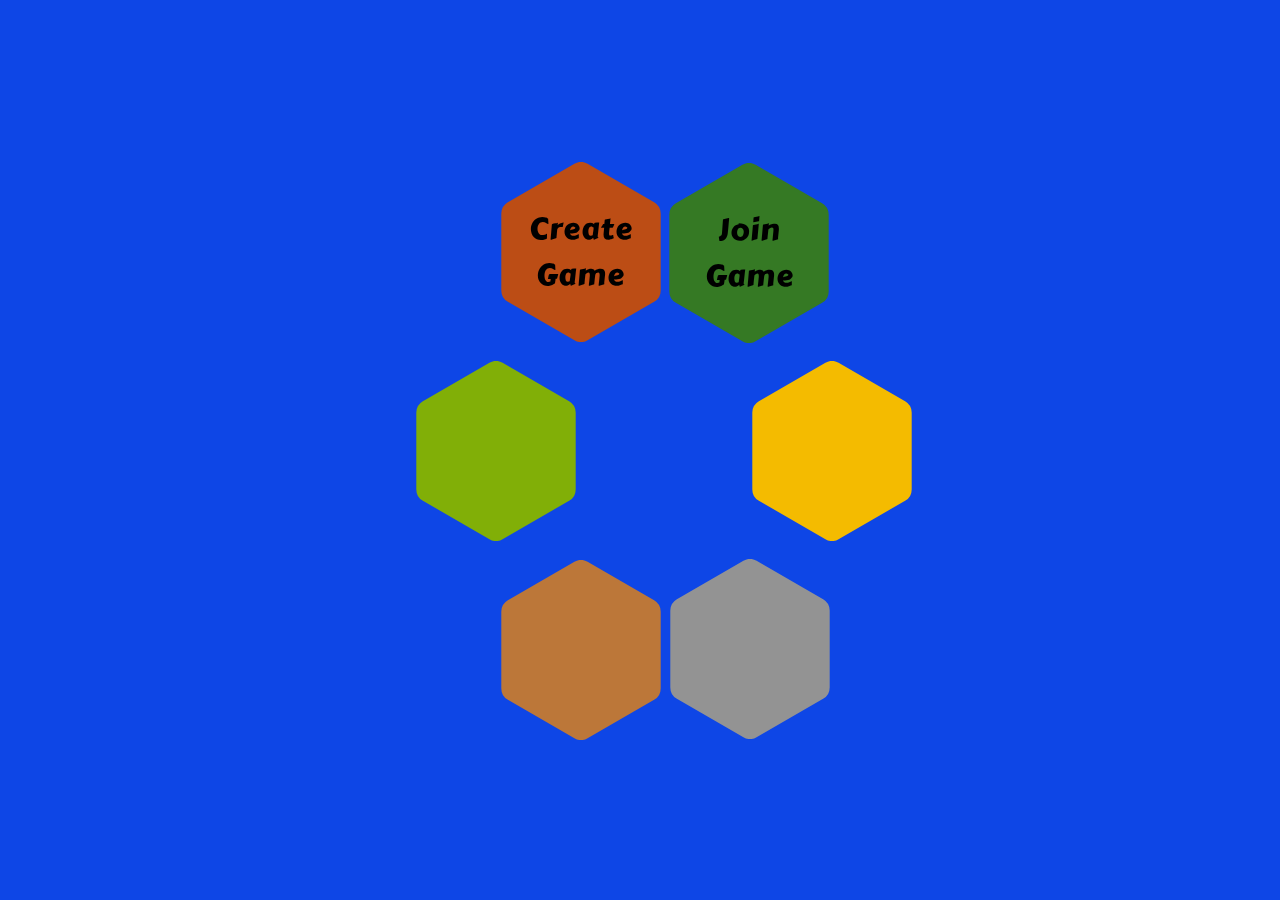
<file: http_server/new_frontend/landing_page2.html>
<!DOCTYPE html>
<html lang="en" dir="ltr">
    <head>
        <meta charset="utf-8">
        <title></title>
        <link href="https://fonts.googleapis.com/css2?family=Carter+One&family=Fredoka+One&family=Luckiest+Guy&family=Open+Sans:wght@300&display=swap" rel="stylesheet">
        <style media="screen">
            .brickColor {fill: #BC4D15;}
            .desertColor {fill: #BC7739;}
            .sheepColor {fill: #81AF07;}
            .wheatColor {fill: #F4BB00;}
            .treeColor {fill: #357924;}
            .stoneColor {fill: #939393;}
            .bgColor {fill: #C48D2E;}
            .oceanColor {fill: #0E46E6;}

            .wheatIcon {fill: #e1a800;}
            .brickIcon {fill: #c35b23;}
            .cactusIcon {fill: #357924;}
            .treeIcon {fill: #3b8428;}
            .stoneIcon {fill: #848484;}

            body {
                background-color: #0E46E6;
                padding: 0;
                margin: 0;
                font-family: 'Carter One', cursive;
                letter-spacing: 1px;
            }

            @keyframes flip-horizontal-bottom1 {
                0% {transform: scale(1) rotateY(0);}
                50% {transform: scale(0.75) rotateY(90deg);}
                100% {transform: scale(1) rotateY(180deg);}
            }
            @keyframes flip-horizontal-bottom2 {
                0% {transform: scale(1) rotateY(180deg);}
                50% {transform: scale(0.75) rotateY(90deg);}
                100% {transform: scale(1) rotateY(0);}
            }

            @keyframes test-move {
                0% {
                    transform: rotateY(0) translate(0, 0);
                    width: 20vh;
                    height: 20vh;
                }
                100% {
                    transform: rotateY(180deg);
                    width: 35vh;
                    height: 35vh;
                    top: calc(50% - 17.5vh);
                    left: calc(50% - 17.5vh);
                    /* top: 32.5vh;
                    left: calc(50vw - 17.5vh); */
                }
            }

            @keyframes test-move-back {
                0% {
                    transform: rotateY(180deg);
                    width: 35vh;
                    height: 35vh;
                    top: calc(50% - 17.5vh);
                    left: calc(50% - 17.5vh);
                    /* top: 32.5vh;
                    left: calc(50vw - 17.5vh); */
                }
                100% {
                    transform: rotateY(0) translate(0, 0);
                    width: 20vh;
                    height: 20vh;
                }
            }

            .flip {
	             animation: test-move 0.4s linear both;
            }
            .flipBack {
	             animation: test-move-back 0.4s linear both;
            }
            .black {
                fill: #000000;
            }

            .tileContainerInner {
                position: relative;
                background-color: transparent;
                height: 20vh;
                width: 20vh;
                transform-style: preserve-3d;
            }

            .front, .back {
                position: absolute;
                width: 100%;
                height: 100%;
                -webkit-backface-visibility: hidden; /* Safari */
                backface-visibility: hidden;
            }

            .back {
                transform: rotateY(180deg);
            }

            .menuContainer {
                position: relative;
                height: 100vh;
            }

            #brickMenu {
                position: absolute;
                top: 17.95%;
                left: 38.35%;
            }
            #treeMenu {
                position: absolute;
                top: 18.15%;
                left: 51.5%;
            }
            #wheatMenu {
                position: absolute;
                left: 58%;
                top: 40.1%;
                /* width: 30vh;
                height: 30vh;
                top: 50%;
                left: 50%;
                transform: translate(-50%, -50%); */
            }
            #sheepMenu {
                position: absolute;
                left: 31.75%;
                top: 40.1%;
            }
            #stoneMenu {
                position: absolute;
                left: 51.53%;
                top: 62.1%;
            }
            #desertMenu {
                position: absolute;
                left: 38.33%;
                top: 62.25%;
            }

            .clearCover {
                position: absolute;
                top: 0;
                left: 0;
                -webkit-backface-visibility: hidden; /* Safari */
                backface-visibility: hidden;
                fill: transparent;
                cursor: pointer;
            }

            .menuTile {
                transition: 0.2s;
            }

            .hover {
                transform: scale(1.1);
            }
            .hoverBack {
                transform: scale(1.1) rotateY(180deg);
            }
            svg {
                width: 100%;
                height: 100%;
            }
            .centerLabel {
                position: absolute;
                left: 50%;
                top: 50%;
                transform: translate(-50%, -50%);
                font-size: 30px;
                -webkit-backface-visibility: hidden; /* Safari */
                backface-visibility: hidden;
                text-align: center;
            }

            #createNameLabel {
                position: absolute;
                bottom: 60%;
                left: 11%;
            }
            #createNameInput {
                width: 70%;
                position: absolute;
                left: 50%;
                top: 40%;
                transform: translateX(-50%);
            }
            #createButton {
                position: absolute;
                left: 50%;
                transform: translateX(-50%);
                top: 70%;
            }

            #joinNameInput, #joinRoomIdInput {
                width: 70%;
                position: absolute;
                left: 50%;
                transform: translateX(-50%);
            }
            #joinNameLabel {
                position: absolute;
                bottom: 70%;
                left: 11%;
            }
            #joinNameInput {
                top: 30%;
            }
            #joinRoomIdLabel {
                position: absolute;
                bottom: 43%;
                left: 11%;
            }
            #joinRoomIdInput {
                top: 57%;
            }
            #joinButton {
                position: absolute;
                left: 50%;
                transform: translateX(-50%);
                top: 80%;
            }

            .hexTile {
                border: 2px solid black;
            }

            .menuButton {
                font-family: 'Carter One', cursive;
                font-size: 20px;
                border: 2px solid black;
                border-radius: 10px;
                cursor: pointer;
                padding: 5px 10px;
                background-color: transparent;
            }

            .menuButton:active {
                color: #000;
                border: 2px solid black;
            }

            .menuTile input {
                font-size: 24px;
                font-family: 'Carter One', cursive;
                border-radius: 10px;
                border: 2px solid black;
                padding: 10px;
                background-color: white;
            }

            .menuTile input:focus {
                outline: none;
            }

            .menuTile label {
                font-size: 16px;
            }
        </style>
        <script type="text/javascript">
            function flip(flipId) {
                flipBackAll(flipId);
                const activeTileCL = document.getElementById(flipId).classList;
                if (activeTileCL.contains("flip")) {
                    activeTileCL.remove("flip");
                    activeTileCL.add("flipBack");
                } else if (activeTileCL.contains("flipBack")) {
                    activeTileCL.remove("flipBack");
                    activeTileCL.add("flip");
                } else {
                    activeTileCL.add("flip");
                }
            }

            function flipBackAll(ignoreId) {
                const tiles = document.getElementsByClassName("tileContainerInner");
                for (let i = 0; i < tiles.length; i++) {
                    const tile = tiles[i];
                    if (tile.id !== ignoreId && tile.classList.contains("flip")) {
                        tile.classList.remove("flip");
                        tile.classList.add("flipBack");
                    }
                }
            }

            function initHover(frontTileId, frontMenuId) {
                const frontTile = document.getElementById(frontTileId);
                const frontMenu = document.getElementById(frontMenuId);
                frontTile.addEventListener("mouseenter", e => {frontMenu.classList.add("hover");});
                frontTile.addEventListener("mouseleave", e => {frontMenu.classList.remove("hover");});
            }

            function initialize() {
                initHover("wheatTileFront", "wheatFront");
                initHover("treeTileFront", "treeFront");
                initHover("brickTileFront", "brickFront");
                initHover("sheepTileFront", "sheepFront");
                initHover("stoneTileFront", "stoneFront");
                initHover("desertTileFront", "desertFront");

                document.addEventListener("keypress", (evt) => {
                    if (evt.key === "Escape") {
                        flipBackAll('');
                    }
                })
            }

        </script>
    </head>
    <body onload="initialize()">
        <div class="menuContainer">
            <div id="brickMenu" class="tileContainerInner">
                <div id="brickFront" class="front menuTile">
                    <span class="centerLabel">Create Game</span>
                    <svg viewBox="0 0 121.24 136.91">
                        <path class="brickColor hexTile" d="M55.62,1.34,5,30.57a10,10,0,0,0-5,8.66V97.68a10,10,0,0,0,5,8.66l50.62,29.23a10,10,0,0,0,10,0l50.62-29.23a10,10,0,0,0,5-8.66V39.23a10,10,0,0,0-5-8.66L65.62,1.34A10,10,0,0,0,55.62,1.34Z" />
                    </svg>
                    <svg class="clearCover" viewBox="0 0 121.24 136.91">
                        <path id="brickTileFront" class="hexTile" onclick="flip('brickMenu')" d="M55.62,1.34,5,30.57a10,10,0,0,0-5,8.66V97.68a10,10,0,0,0,5,8.66l50.62,29.23a10,10,0,0,0,10,0l50.62-29.23a10,10,0,0,0,5-8.66V39.23a10,10,0,0,0-5-8.66L65.62,1.34A10,10,0,0,0,55.62,1.34Z" />
                    </svg>
                </div>
                <div class="back menuTile">
                    <label id="createNameLabel" for="createNameInput">Username:</label>
                    <input id="createNameInput" type="text" name="createNameInput" value="">
                    <button id="createButton" type="button" name="button" class="menuButton">Create</button>
                    <svg viewBox="0 0 121.24 136.91">
                        <path class="brickColor hexTile" d="M55.62,1.34,5,30.57a10,10,0,0,0-5,8.66V97.68a10,10,0,0,0,5,8.66l50.62,29.23a10,10,0,0,0,10,0l50.62-29.23a10,10,0,0,0,5-8.66V39.23a10,10,0,0,0-5-8.66L65.62,1.34A10,10,0,0,0,55.62,1.34Z" />
                    </svg>
                </div>
            </div>

            <div id="treeMenu" class="tileContainerInner">
                <div id="treeFront" class="front menuTile">
                    <span class="centerLabel">Join Game</span>
                    <svg viewBox="0 0 121.24 136.91">
                        <path class="treeColor hexTile" d="M55.62,1.34,5,30.57a10,10,0,0,0-5,8.66V97.68a10,10,0,0,0,5,8.66l50.62,29.23a10,10,0,0,0,10,0l50.62-29.23a10,10,0,0,0,5-8.66V39.23a10,10,0,0,0-5-8.66L65.62,1.34A10,10,0,0,0,55.62,1.34Z" />
                    </svg>
                    <svg class="clearCover" viewBox="0 0 121.24 136.91">
                        <path id="treeTileFront" class="hexTile" onclick="flip('treeMenu')" d="M55.62,1.34,5,30.57a10,10,0,0,0-5,8.66V97.68a10,10,0,0,0,5,8.66l50.62,29.23a10,10,0,0,0,10,0l50.62-29.23a10,10,0,0,0,5-8.66V39.23a10,10,0,0,0-5-8.66L65.62,1.34A10,10,0,0,0,55.62,1.34Z" />
                    </svg>
                </div>
                <div class="back menuTile">
                    <label id="joinNameLabel" for="joinNameInput">Username:</label>
                    <input id="joinNameInput" type="text" name="joinNameInput" value="">
                    <label id="joinRoomIdLabel" for="joinRoomIdInput">Game ID:</label>
                    <input id="joinRoomIdInput" type="text" name="joinRoomIdInput" value="">
                    <button id="joinButton" type="button" name="button" class="menuButton">Join</button>
                    <svg viewBox="0 0 121.24 136.91">
                        <path class="treeColor hexTile" d="M55.62,1.34,5,30.57a10,10,0,0,0-5,8.66V97.68a10,10,0,0,0,5,8.66l50.62,29.23a10,10,0,0,0,10,0l50.62-29.23a10,10,0,0,0,5-8.66V39.23a10,10,0,0,0-5-8.66L65.62,1.34A10,10,0,0,0,55.62,1.34Z" />
                    </svg>
                </div>
            </div>

            <div id="wheatMenu" class="tileContainerInner">
                <div id="wheatFront" class="front menuTile">
                    <svg viewBox="0 0 121.24 136.91">
                        <path class="wheatColor hexTile" d="M55.62,1.34,5,30.57a10,10,0,0,0-5,8.66V97.68a10,10,0,0,0,5,8.66l50.62,29.23a10,10,0,0,0,10,0l50.62-29.23a10,10,0,0,0,5-8.66V39.23a10,10,0,0,0-5-8.66L65.62,1.34A10,10,0,0,0,55.62,1.34Z" />
                    </svg>
                    <svg class="clearCover" viewBox="0 0 121.24 136.91">
                        <path id="wheatTileFront" class="hexTile" onclick="flip('wheatMenu')" d="M55.62,1.34,5,30.57a10,10,0,0,0-5,8.66V97.68a10,10,0,0,0,5,8.66l50.62,29.23a10,10,0,0,0,10,0l50.62-29.23a10,10,0,0,0,5-8.66V39.23a10,10,0,0,0-5-8.66L65.62,1.34A10,10,0,0,0,55.62,1.34Z" />
                    </svg>
                </div>
                <div class="back menuTile">
                    <svg viewBox="0 0 121.24 136.91">
                        <path class="black hexTile" d="M55.62,1.34,5,30.57a10,10,0,0,0-5,8.66V97.68a10,10,0,0,0,5,8.66l50.62,29.23a10,10,0,0,0,10,0l50.62-29.23a10,10,0,0,0,5-8.66V39.23a10,10,0,0,0-5-8.66L65.62,1.34A10,10,0,0,0,55.62,1.34Z" />
                    </svg>
                </div>
            </div>


            <div id="sheepMenu" class="tileContainerInner">
                <div id="sheepFront" class="front menuTile">
                    <svg viewBox="0 0 121.24 136.91">
                        <path class="sheepColor hexTile" d="M55.62,1.34,5,30.57a10,10,0,0,0-5,8.66V97.68a10,10,0,0,0,5,8.66l50.62,29.23a10,10,0,0,0,10,0l50.62-29.23a10,10,0,0,0,5-8.66V39.23a10,10,0,0,0-5-8.66L65.62,1.34A10,10,0,0,0,55.62,1.34Z" />
                    </svg>
                    <svg class="clearCover" viewBox="0 0 121.24 136.91">
                        <path id="sheepTileFront" class="hexTile" onclick="flip('sheepMenu')" d="M55.62,1.34,5,30.57a10,10,0,0,0-5,8.66V97.68a10,10,0,0,0,5,8.66l50.62,29.23a10,10,0,0,0,10,0l50.62-29.23a10,10,0,0,0,5-8.66V39.23a10,10,0,0,0-5-8.66L65.62,1.34A10,10,0,0,0,55.62,1.34Z" />
                    </svg>
                </div>
                <div class="back menuTile">
                    <svg viewBox="0 0 121.24 136.91">
                        <path class="black hexTile" d="M55.62,1.34,5,30.57a10,10,0,0,0-5,8.66V97.68a10,10,0,0,0,5,8.66l50.62,29.23a10,10,0,0,0,10,0l50.62-29.23a10,10,0,0,0,5-8.66V39.23a10,10,0,0,0-5-8.66L65.62,1.34A10,10,0,0,0,55.62,1.34Z" />
                    </svg>
                </div>
            </div>

            <div id="stoneMenu" class="tileContainerInner">
                <div id="stoneFront" class="front menuTile">
                    <svg viewBox="0 0 121.24 136.91">
                        <path class="stoneColor hexTile" d="M55.62,1.34,5,30.57a10,10,0,0,0-5,8.66V97.68a10,10,0,0,0,5,8.66l50.62,29.23a10,10,0,0,0,10,0l50.62-29.23a10,10,0,0,0,5-8.66V39.23a10,10,0,0,0-5-8.66L65.62,1.34A10,10,0,0,0,55.62,1.34Z" />
                    </svg>
                    <svg class="clearCover" viewBox="0 0 121.24 136.91">
                        <path id="stoneTileFront" class="hexTile" onclick="flip('stoneMenu')" d="M55.62,1.34,5,30.57a10,10,0,0,0-5,8.66V97.68a10,10,0,0,0,5,8.66l50.62,29.23a10,10,0,0,0,10,0l50.62-29.23a10,10,0,0,0,5-8.66V39.23a10,10,0,0,0-5-8.66L65.62,1.34A10,10,0,0,0,55.62,1.34Z" />
                    </svg>
                </div>
                <div class="back menuTile">
                    <svg viewBox="0 0 121.24 136.91">
                        <path class="black hexTile" d="M55.62,1.34,5,30.57a10,10,0,0,0-5,8.66V97.68a10,10,0,0,0,5,8.66l50.62,29.23a10,10,0,0,0,10,0l50.62-29.23a10,10,0,0,0,5-8.66V39.23a10,10,0,0,0-5-8.66L65.62,1.34A10,10,0,0,0,55.62,1.34Z" />
                    </svg>
                </div>
            </div>

            <div id="desertMenu" class="tileContainerInner">
                <div id="desertFront" class="front menuTile">
                    <svg viewBox="0 0 121.24 136.91">
                        <path class="desertColor hexTile" d="M55.62,1.34,5,30.57a10,10,0,0,0-5,8.66V97.68a10,10,0,0,0,5,8.66l50.62,29.23a10,10,0,0,0,10,0l50.62-29.23a10,10,0,0,0,5-8.66V39.23a10,10,0,0,0-5-8.66L65.62,1.34A10,10,0,0,0,55.62,1.34Z" />
                    </svg>
                    <svg class="clearCover" viewBox="0 0 121.24 136.91">
                        <path id="desertTileFront" class="hexTile" onclick="flip('desertMenu')" d="M55.62,1.34,5,30.57a10,10,0,0,0-5,8.66V97.68a10,10,0,0,0,5,8.66l50.62,29.23a10,10,0,0,0,10,0l50.62-29.23a10,10,0,0,0,5-8.66V39.23a10,10,0,0,0-5-8.66L65.62,1.34A10,10,0,0,0,55.62,1.34Z" />
                    </svg>
                </div>
                <div class="back menuTile">
                    <svg viewBox="0 0 121.24 136.91">
                        <path class="black hexTile" d="M55.62,1.34,5,30.57a10,10,0,0,0-5,8.66V97.68a10,10,0,0,0,5,8.66l50.62,29.23a10,10,0,0,0,10,0l50.62-29.23a10,10,0,0,0,5-8.66V39.23a10,10,0,0,0-5-8.66L65.62,1.34A10,10,0,0,0,55.62,1.34Z" />
                    </svg>
                </div>
            </div>
        </div>
    </body>
</html>
</file>
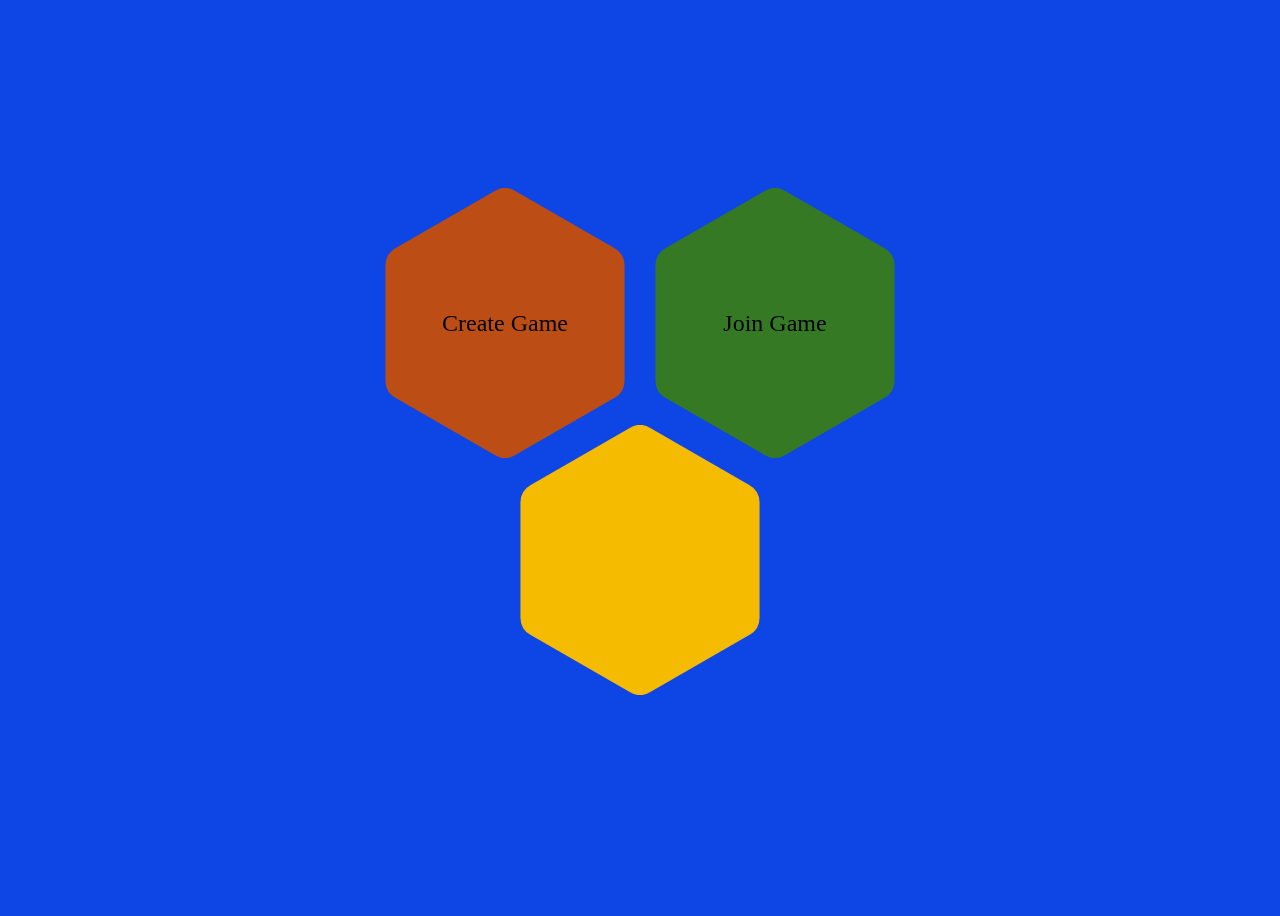
<file: http_server/new_frontend/landing_page_experiment.html>
<!DOCTYPE html>
<html lang="en" dir="ltr">
    <head>
        <meta charset="utf-8">
        <title></title>
        <style media="screen">
            .brickColor {fill: #BC4D15;}
            .desertColor {fill: #BC7739;}
            .sheepColor {fill: #81AF07;}
            .wheatColor {fill: #F4BB00;}
            .treeColor {fill: #357924;}
            .stoneColor {fill: #939393;}
            .bgColor {fill: #C48D2E;}
            .oceanColor {fill: #0E46E6;}

            body {
                background-color: #0E46E6;
            }

            @keyframes flip-horizontal-bottom1 {
                0% {transform: scale(1) rotateY(0);}
                50% {transform: scale(0.75) rotateY(90deg);}
                100% {transform: scale(1) rotateY(180deg);}
            }
            @keyframes flip-horizontal-bottom2 {
                0% {transform: scale(1) rotateY(180deg);}
                50% {transform: scale(0.75) rotateY(90deg);}
                100% {transform: scale(1) rotateY(0);}
            }
            .flip {
	             animation: flip-horizontal-bottom1 0.4s linear both;
            }
            .flipBack {
	             animation: flip-horizontal-bottom2 0.4s linear both;
            }
            .black {
                fill: #000000;
            }

            .tileContainer {
                background-color: transparent;
                height: 30vh;
                width: 30vh;
            }
            .tileContainerInner {
                position: relative;
                width: 100%;
                height: 100%;
                transform-style: preserve-3d;
            }

            .front, .back {
                position: absolute;
                width: 100%;
                height: 100%;
                -webkit-backface-visibility: hidden; /* Safari */
                backface-visibility: hidden;
            }

            .back {
                transform: rotateY(180deg);
            }

            .menuContainer {
                position: relative;
                height: 100vh;
            }

            #brickMenu {
                position: absolute;
                right: 50%;
                bottom: 50%;
            }
            #treeMenu {
                position: absolute;
                left: 50%;
                bottom: 50%;
            }
            #wheatMenu {
                position: absolute;
                left: 50%;
                top: 46.3%;
                transform: translate(-50%, 0%);
            }

            .clearCover {
                position: absolute;
                top: 0;
                left: 0;
                -webkit-backface-visibility: hidden; /* Safari */
                backface-visibility: hidden;
                fill: transparent;
                cursor: pointer;
            }

            .menuTile {
                transition: 0.2s;
            }

            .hover {
                transform: scale(1.1);
            }
            .hoverBack {
                transform: scale(1.1) rotateY(180deg);
            }
            svg {
                width: 100%;
                height: 100%;
            }
            .centerLabel {
                position: absolute;
                left: 50%;
                top: 50%;
                transform: translate(-50%, -50%);
                font-size: 24px;
                -webkit-backface-visibility: hidden; /* Safari */
                backface-visibility: hidden;
            }

            #createNameLabel {
                position: absolute;
                bottom: 56%;
                left: 11%;
            }
            #createNameInput {
                width: 70%;
                position: absolute;
                left: 50%;
                top: 45%;
                transform: translateX(-50%);
            }

            #joinNameInput, #joinRoomIdInput {
                width: 70%;
                position: absolute;
                left: 50%;
                transform: translateX(-50%);
            }
            #joinNameLabel {
                position: absolute;
                bottom: 70%;
                left: 11%;
            }
            #joinNameInput {
                top: 30%;
            }
            #joinRoomIdLabel {
                position: absolute;
                bottom: 43%;
                left: 11%;
            }
            #joinRoomIdInput {
                top: 57%;
            }

            .menuTile input {
                font-size: 24px;
                font-family: serif;
                border-radius: 10px;
                border: none;
                padding: 10px;
            }

            .menuTile label {
                font-size: 16px;
            }
        </style>
        <script type="text/javascript">
            function flip(flipId) {
                flipBackAll(flipId);
                const activeTileCL = document.getElementById(flipId).classList;
                if (activeTileCL.contains("flip")) {
                    activeTileCL.remove("flip");
                    activeTileCL.add("flipBack");
                } else if (activeTileCL.contains("flipBack")) {
                    activeTileCL.remove("flipBack");
                    activeTileCL.add("flip");
                } else {
                    activeTileCL.add("flip");
                }
            }

            function flipBackAll(ignoreId) {
                const tiles = document.getElementsByClassName("tileContainerInner");
                for (let i = 0; i < tiles.length; i++) {
                    const tile = tiles[i];
                    if (tile.id !== ignoreId && tile.classList.contains("flip")) {
                        tile.classList.remove("flip");
                        tile.classList.add("flipBack");
                    }
                }
            }

            function initHover(frontTileId, frontMenuId) {
                const frontTile = document.getElementById(frontTileId);
                const frontMenu = document.getElementById(frontMenuId);
                frontTile.addEventListener("mouseenter", e => {frontMenu.classList.add("hover");});
                frontTile.addEventListener("mouseleave", e => {frontMenu.classList.remove("hover");});
            }

            function initialize() {
                initHover("wheatTileFront", "menuFront1");
                initHover("treeTileFront", "menuFront2");
                initHover("brickTileFront", "menuFront3");

                document.addEventListener("keypress", (evt) => {
                    if (evt.key === "Escape") {
                        flipBackAll('');
                    }
                })
            }

        </script>
    </head>
    <body onload="initialize()">
        <div class="menuContainer">
            <div id="brickMenu" class="tileContainer">
                <div id="brickMenuInner" class="tileContainerInner">
                    <div id="menuFront3" class="front menuTile">
                        <span class="centerLabel">Create Game</span>
                        <svg viewBox="0 0 121.24 136.91">
                            <path class="brickColor hexTile" d="M55.62,1.34,5,30.57a10,10,0,0,0-5,8.66V97.68a10,10,0,0,0,5,8.66l50.62,29.23a10,10,0,0,0,10,0l50.62-29.23a10,10,0,0,0,5-8.66V39.23a10,10,0,0,0-5-8.66L65.62,1.34A10,10,0,0,0,55.62,1.34Z" />
                        </svg>
                        <svg class="clearCover" viewBox="0 0 121.24 136.91">
                            <path id="brickTileFront" class="hexTile" onclick="flip('brickMenuInner')" d="M55.62,1.34,5,30.57a10,10,0,0,0-5,8.66V97.68a10,10,0,0,0,5,8.66l50.62,29.23a10,10,0,0,0,10,0l50.62-29.23a10,10,0,0,0,5-8.66V39.23a10,10,0,0,0-5-8.66L65.62,1.34A10,10,0,0,0,55.62,1.34Z" />
                        </svg>
                    </div>
                    <div id="menuBack3" class="back menuTile">
                        <label id="createNameLabel" for="createNameInput">Username:</label>
                        <input id="createNameInput" type="text" name="createNameInput" value="">
                        <svg viewBox="0 0 121.24 136.91">
                            <path id="brickTileBack" class="brickColor hexTile" d="M55.62,1.34,5,30.57a10,10,0,0,0-5,8.66V97.68a10,10,0,0,0,5,8.66l50.62,29.23a10,10,0,0,0,10,0l50.62-29.23a10,10,0,0,0,5-8.66V39.23a10,10,0,0,0-5-8.66L65.62,1.34A10,10,0,0,0,55.62,1.34Z" />
                        </svg>
                    </div>
                </div>
            </div>
            <div id="treeMenu" class="tileContainer">
                <div id="treeMenuInner" class="tileContainerInner">
                    <div id="menuFront2" class="front menuTile">
                        <span class="centerLabel">Join Game</span>
                        <svg viewBox="0 0 121.24 136.91">
                            <path class="treeColor hexTile" d="M55.62,1.34,5,30.57a10,10,0,0,0-5,8.66V97.68a10,10,0,0,0,5,8.66l50.62,29.23a10,10,0,0,0,10,0l50.62-29.23a10,10,0,0,0,5-8.66V39.23a10,10,0,0,0-5-8.66L65.62,1.34A10,10,0,0,0,55.62,1.34Z" />
                        </svg>
                        <svg class="clearCover" viewBox="0 0 121.24 136.91">
                            <path id="treeTileFront" class="hexTile" onclick="flip('treeMenuInner')" d="M55.62,1.34,5,30.57a10,10,0,0,0-5,8.66V97.68a10,10,0,0,0,5,8.66l50.62,29.23a10,10,0,0,0,10,0l50.62-29.23a10,10,0,0,0,5-8.66V39.23a10,10,0,0,0-5-8.66L65.62,1.34A10,10,0,0,0,55.62,1.34Z" />
                        </svg>
                    </div>
                    <div id="menuBack2" class="back menuTile">
                        <label id="joinNameLabel" for="joinNameInput">Username:</label>
                        <input id="joinNameInput" type="text" name="joinNameInput" value="">
                        <label id="joinRoomIdLabel" for="joinRoomIdInput">Game ID:</label>
                        <input id="joinRoomIdInput" type="text" name="joinRoomIdInput" value="">
                        <svg viewBox="0 0 121.24 136.91">
                            <path id="treeTileBack" class="treeColor hexTile" d="M55.62,1.34,5,30.57a10,10,0,0,0-5,8.66V97.68a10,10,0,0,0,5,8.66l50.62,29.23a10,10,0,0,0,10,0l50.62-29.23a10,10,0,0,0,5-8.66V39.23a10,10,0,0,0-5-8.66L65.62,1.34A10,10,0,0,0,55.62,1.34Z" />
                        </svg>
                    </div>
                </div>
            </div>
            <div id="wheatMenu" class="tileContainer">
                <div id="wheatMenuInner" class="tileContainerInner">
                    <div id="menuFront1" class="front menuTile">
                        <svg viewBox="0 0 121.24 136.91">
                            <path class="wheatColor hexTile" d="M55.62,1.34,5,30.57a10,10,0,0,0-5,8.66V97.68a10,10,0,0,0,5,8.66l50.62,29.23a10,10,0,0,0,10,0l50.62-29.23a10,10,0,0,0,5-8.66V39.23a10,10,0,0,0-5-8.66L65.62,1.34A10,10,0,0,0,55.62,1.34Z" />
                        </svg>
                        <svg class="clearCover" viewBox="0 0 121.24 136.91">
                            <path id="wheatTileFront" class="hexTile" onclick="flip('wheatMenuInner')" d="M55.62,1.34,5,30.57a10,10,0,0,0-5,8.66V97.68a10,10,0,0,0,5,8.66l50.62,29.23a10,10,0,0,0,10,0l50.62-29.23a10,10,0,0,0,5-8.66V39.23a10,10,0,0,0-5-8.66L65.62,1.34A10,10,0,0,0,55.62,1.34Z" />
                        </svg>
                    </div>
                    <div id="menuBack1" class="back menuTile">
                        <svg viewBox="0 0 121.24 136.91">
                            <path id="wheatTileBack" class="black hexTile" d="M55.62,1.34,5,30.57a10,10,0,0,0-5,8.66V97.68a10,10,0,0,0,5,8.66l50.62,29.23a10,10,0,0,0,10,0l50.62-29.23a10,10,0,0,0,5-8.66V39.23a10,10,0,0,0-5-8.66L65.62,1.34A10,10,0,0,0,55.62,1.34Z" />
                        </svg>
                    </div>
                </div>
            </div>
        </div>
    </body>
</html>
</file>
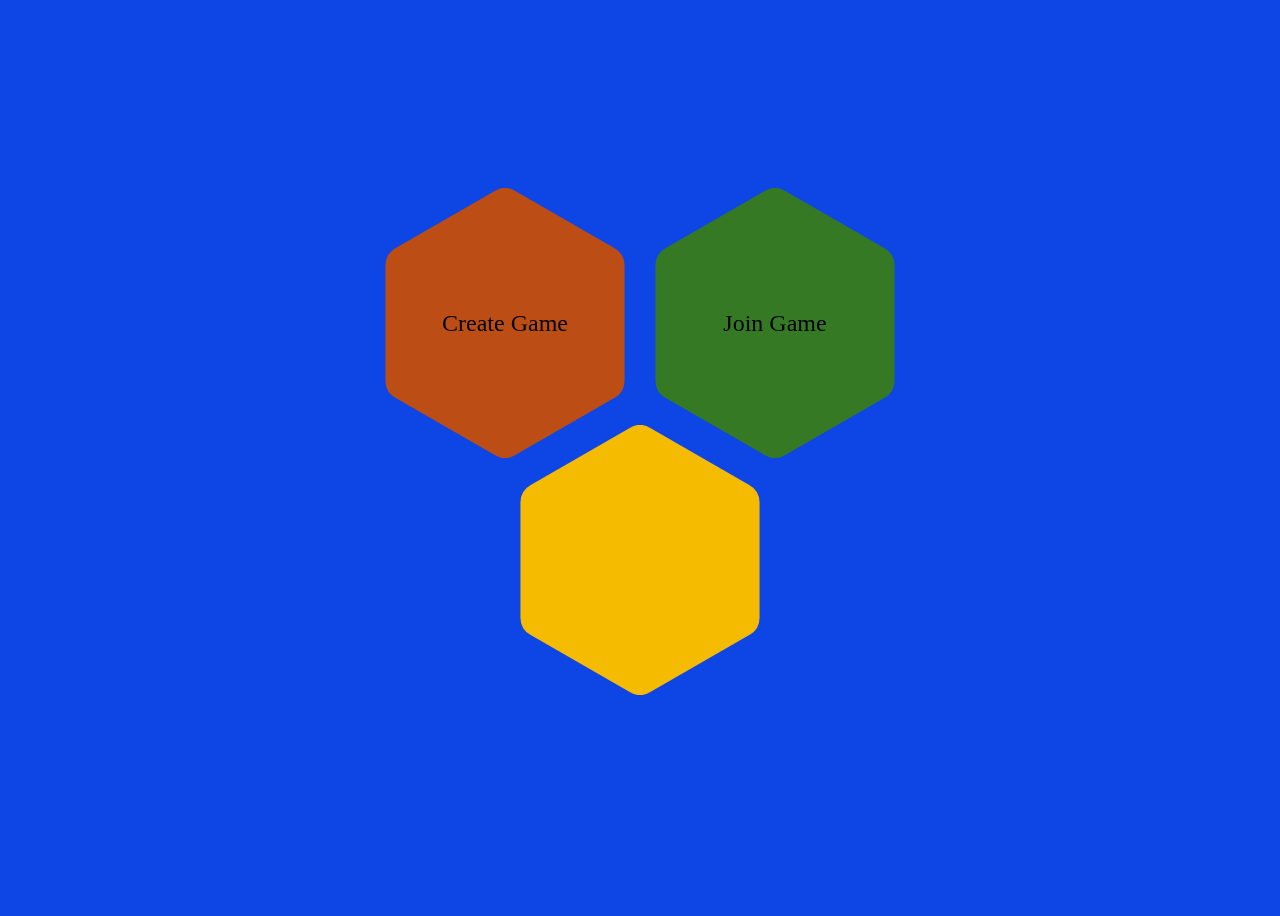
<file: http_server/templates/test2.html>
<!DOCTYPE html>
<html lang="en" dir="ltr">
    <head>
        <meta charset="utf-8">
        <title></title>
        <style media="screen">
            .brickColor {fill: #BC4D15;}
            .desertColor {fill: #BC7739;}
            .sheepColor {fill: #81AF07;}
            .wheatColor {fill: #F4BB00;}
            .treeColor {fill: #357924;}
            .stoneColor {fill: #939393;}
            .bgColor {fill: #C48D2E;}
            .oceanColor {fill: #0E46E6;}

            body {
                background-color: #0E46E6;
            }

            @keyframes flip-horizontal-bottom1 {
                0% {transform: scale(1) rotateY(0);}
                50% {transform: scale(0.75) rotateY(90deg);}
                100% {transform: scale(1) rotateY(180deg);}
            }
            @keyframes flip-horizontal-bottom2 {
                0% {transform: scale(1) rotateY(180deg);}
                50% {transform: scale(0.75) rotateY(90deg);}
                100% {transform: scale(1) rotateY(0);}
            }
            .flip {
	             animation: flip-horizontal-bottom1 0.4s linear both;
            }
            .flipBack {
	             animation: flip-horizontal-bottom2 0.4s linear both;
            }
            .black {
                fill: #000000;
            }

            .tileContainer {
                background-color: transparent;
                height: 30vh;
                width: 30vh;
            }
            .tileContainerInner {
                position: relative;
                width: 100%;
                height: 100%;
                transform-style: preserve-3d;
            }

            .front, .back {
                position: absolute;
                width: 100%;
                height: 100%;
                -webkit-backface-visibility: hidden; /* Safari */
                backface-visibility: hidden;
            }

            .back {
                transform: rotateY(180deg);
            }

            .menuContainer {
                position: relative;
                height: 100vh;
            }

            #brickMenu {
                position: absolute;
                right: 50%;
                bottom: 50%;
                /* top: 46.3%; */
            }
            #treeMenu {
                position: absolute;
                left: 50%;
                bottom: 50%;
                /* top: 46.3%; */
            }
            #wheatMenu {
                position: absolute;
                left: 50%;
                top: 46.3%;
                /* bottom: 50%; */
                transform: translate(-50%, 0%);
            }

            .clearCover {
                position: absolute;
                top: 0;
                left: 0;
                -webkit-backface-visibility: hidden; /* Safari */
                backface-visibility: hidden;
                fill: transparent;
                cursor: pointer;
            }

            .menuTile {
                transition: 0.2s;
            }

            .hover {
                transform: scale(1.1);
            }
            .hoverBack {
                transform: scale(1.1) rotateY(180deg);
            }
            svg {
                width: 100%;
                height: 100%;
            }
            .centerLabel {
                position: absolute;
                left: 50%;
                top: 50%;
                transform: translate(-50%, -50%);
                font-size: 24px;
                -webkit-backface-visibility: hidden; /* Safari */
                backface-visibility: hidden;
            }

            #createNameLabel {
                position: absolute;
                bottom: 56%;
                left: 11%;
            }
            #createNameInput {
                width: 70%;
                position: absolute;
                left: 50%;
                top: 45%;
                transform: translateX(-50%);
            }

            #joinNameInput, #joinRoomIdInput {
                width: 70%;
                position: absolute;
                left: 50%;
                transform: translateX(-50%);
            }
            #joinNameLabel {
                position: absolute;
                bottom: 70%;
                left: 11%;
            }
            #joinNameInput {
                top: 30%;
            }
            #joinRoomIdLabel {
                position: absolute;
                bottom: 43%;
                left: 11%;
            }
            #joinRoomIdInput {
                top: 57%;
            }

            .menuTile input {
                font-size: 24px;
                font-family: serif;
                border-radius: 10px;
                border: none;
                padding: 10px;
            }

            .menuTile label {
                font-size: 16px;
            }
        </style>
        <script type="text/javascript">
            function flip(flipId) {
                flipBackAll(flipId);
                const activeTileCL = document.getElementById(flipId).classList;
                if (activeTileCL.contains("flip")) {
                    activeTileCL.remove("flip");
                    activeTileCL.add("flipBack");
                } else if (activeTileCL.contains("flipBack")) {
                    activeTileCL.remove("flipBack");
                    activeTileCL.add("flip");
                } else {
                    activeTileCL.add("flip");
                }
            }

            function flipBackAll(ignoreId) {
                const tiles = document.getElementsByClassName("tileContainerInner");
                for (let i = 0; i < tiles.length; i++) {
                    const tile = tiles[i];
                    if (tile.id !== ignoreId && tile.classList.contains("flip")) {
                        tile.classList.remove("flip");
                        tile.classList.add("flipBack");
                    }
                }
            }

            function hoverStartListener(front, back) {
                front.classList.add("hover");
                // back.classList.add("hoverBack");
            }

            function hoverEndListener(front, back) {
                front.classList.remove("hover");
                // back.classList.remove("hoverBack");
            }

            function initHover(frontTileId, backTileId, frontMenuId, backMenuId) {
                const frontTile = document.getElementById(frontTileId);
                const backTile = document.getElementById(backTileId);
                const frontMenu = document.getElementById(frontMenuId);
                const backMenu = document.getElementById(backMenuId);
                frontTile.addEventListener("mouseenter", e => {hoverStartListener(frontMenu, backMenu);});
                frontTile.addEventListener("mouseleave", e => {hoverEndListener(frontMenu, backMenu);});
                // backTile.addEventListener("mouseenter", e => {hoverStartListener(frontMenu, backMenu);});
                // backTile.addEventListener("mouseleave", e => {hoverEndListener(frontMenu, backMenu);});
            }

            function initialize() {
                initHover("wheatTileFront", "wheatTileBack", "menuFront1", "menuBack1");
                initHover("treeTileFront", "treeTileBack", "menuFront2", "menuBack2");
                initHover("brickTileFront", "brickTileBack", "menuFront3", "menuBack3");

                document.addEventListener("keypress", (evt) => {
                    if (evt.key === "Escape") {
                        flipBackAll('');
                    }
                })
            }

        </script>
    </head>
    <body onload="initialize()">
        <div class="menuContainer">
            <div id="brickMenu" class="tileContainer">
                <div id="brickMenuInner" class="tileContainerInner">
                    <div id="menuFront3" class="front menuTile">
                        <span class="centerLabel">Create Game</span>
                        <svg viewBox="0 0 121.24 136.91">
                            <path class="brickColor hexTile" d="M55.62,1.34,5,30.57a10,10,0,0,0-5,8.66V97.68a10,10,0,0,0,5,8.66l50.62,29.23a10,10,0,0,0,10,0l50.62-29.23a10,10,0,0,0,5-8.66V39.23a10,10,0,0,0-5-8.66L65.62,1.34A10,10,0,0,0,55.62,1.34Z" />
                        </svg>
                        <svg class="clearCover" viewBox="0 0 121.24 136.91">
                            <path id="brickTileFront" class="hexTile" onclick="flip('brickMenuInner')" d="M55.62,1.34,5,30.57a10,10,0,0,0-5,8.66V97.68a10,10,0,0,0,5,8.66l50.62,29.23a10,10,0,0,0,10,0l50.62-29.23a10,10,0,0,0,5-8.66V39.23a10,10,0,0,0-5-8.66L65.62,1.34A10,10,0,0,0,55.62,1.34Z" />
                        </svg>
                    </div>
                    <div id="menuBack3" class="back menuTile">
                        <label id="createNameLabel" for="createNameInput">Username:</label>
                        <input id="createNameInput" type="text" name="createNameInput" value="">
                        <svg viewBox="0 0 121.24 136.91">
                            <path id="brickTileBack" class="brickColor hexTile" d="M55.62,1.34,5,30.57a10,10,0,0,0-5,8.66V97.68a10,10,0,0,0,5,8.66l50.62,29.23a10,10,0,0,0,10,0l50.62-29.23a10,10,0,0,0,5-8.66V39.23a10,10,0,0,0-5-8.66L65.62,1.34A10,10,0,0,0,55.62,1.34Z" />
                        </svg>
                    </div>
                </div>
            </div>
            <div id="treeMenu" class="tileContainer">
                <div id="treeMenuInner" class="tileContainerInner">
                    <div id="menuFront2" class="front menuTile">
                        <span class="centerLabel">Join Game</span>
                        <svg viewBox="0 0 121.24 136.91">
                            <path class="treeColor hexTile" d="M55.62,1.34,5,30.57a10,10,0,0,0-5,8.66V97.68a10,10,0,0,0,5,8.66l50.62,29.23a10,10,0,0,0,10,0l50.62-29.23a10,10,0,0,0,5-8.66V39.23a10,10,0,0,0-5-8.66L65.62,1.34A10,10,0,0,0,55.62,1.34Z" />
                        </svg>
                        <svg class="clearCover" viewBox="0 0 121.24 136.91">
                            <path id="treeTileFront" class="hexTile" onclick="flip('treeMenuInner')" d="M55.62,1.34,5,30.57a10,10,0,0,0-5,8.66V97.68a10,10,0,0,0,5,8.66l50.62,29.23a10,10,0,0,0,10,0l50.62-29.23a10,10,0,0,0,5-8.66V39.23a10,10,0,0,0-5-8.66L65.62,1.34A10,10,0,0,0,55.62,1.34Z" />
                        </svg>
                    </div>
                    <div id="menuBack2" class="back menuTile">
                        <label id="joinNameLabel" for="joinNameInput">Username:</label>
                        <input id="joinNameInput" type="text" name="joinNameInput" value="">
                        <label id="joinRoomIdLabel" for="joinRoomIdInput">Game ID:</label>
                        <input id="joinRoomIdInput" type="text" name="joinRoomIdInput" value="">
                        <svg viewBox="0 0 121.24 136.91">
                            <path id="treeTileBack" class="treeColor hexTile" d="M55.62,1.34,5,30.57a10,10,0,0,0-5,8.66V97.68a10,10,0,0,0,5,8.66l50.62,29.23a10,10,0,0,0,10,0l50.62-29.23a10,10,0,0,0,5-8.66V39.23a10,10,0,0,0-5-8.66L65.62,1.34A10,10,0,0,0,55.62,1.34Z" />
                        </svg>
                    </div>
                </div>
            </div>
            <div id="wheatMenu" class="tileContainer">
                <div id="wheatMenuInner" class="tileContainerInner">
                    <div id="menuFront1" class="front menuTile">
                        <svg viewBox="0 0 121.24 136.91">
                            <path class="wheatColor hexTile" d="M55.62,1.34,5,30.57a10,10,0,0,0-5,8.66V97.68a10,10,0,0,0,5,8.66l50.62,29.23a10,10,0,0,0,10,0l50.62-29.23a10,10,0,0,0,5-8.66V39.23a10,10,0,0,0-5-8.66L65.62,1.34A10,10,0,0,0,55.62,1.34Z" />
                        </svg>
                        <svg class="clearCover" viewBox="0 0 121.24 136.91">
                            <path id="wheatTileFront" class="hexTile" onclick="flip('wheatMenuInner')" d="M55.62,1.34,5,30.57a10,10,0,0,0-5,8.66V97.68a10,10,0,0,0,5,8.66l50.62,29.23a10,10,0,0,0,10,0l50.62-29.23a10,10,0,0,0,5-8.66V39.23a10,10,0,0,0-5-8.66L65.62,1.34A10,10,0,0,0,55.62,1.34Z" />
                        </svg>
                    </div>
                    <div id="menuBack1" class="back menuTile">
                        <svg viewBox="0 0 121.24 136.91">
                            <path id="wheatTileBack" class="black hexTile" d="M55.62,1.34,5,30.57a10,10,0,0,0-5,8.66V97.68a10,10,0,0,0,5,8.66l50.62,29.23a10,10,0,0,0,10,0l50.62-29.23a10,10,0,0,0,5-8.66V39.23a10,10,0,0,0-5-8.66L65.62,1.34A10,10,0,0,0,55.62,1.34Z" />
                        </svg>
                    </div>
                </div>
            </div>
        </div>
    </body>
</html>
</file>
